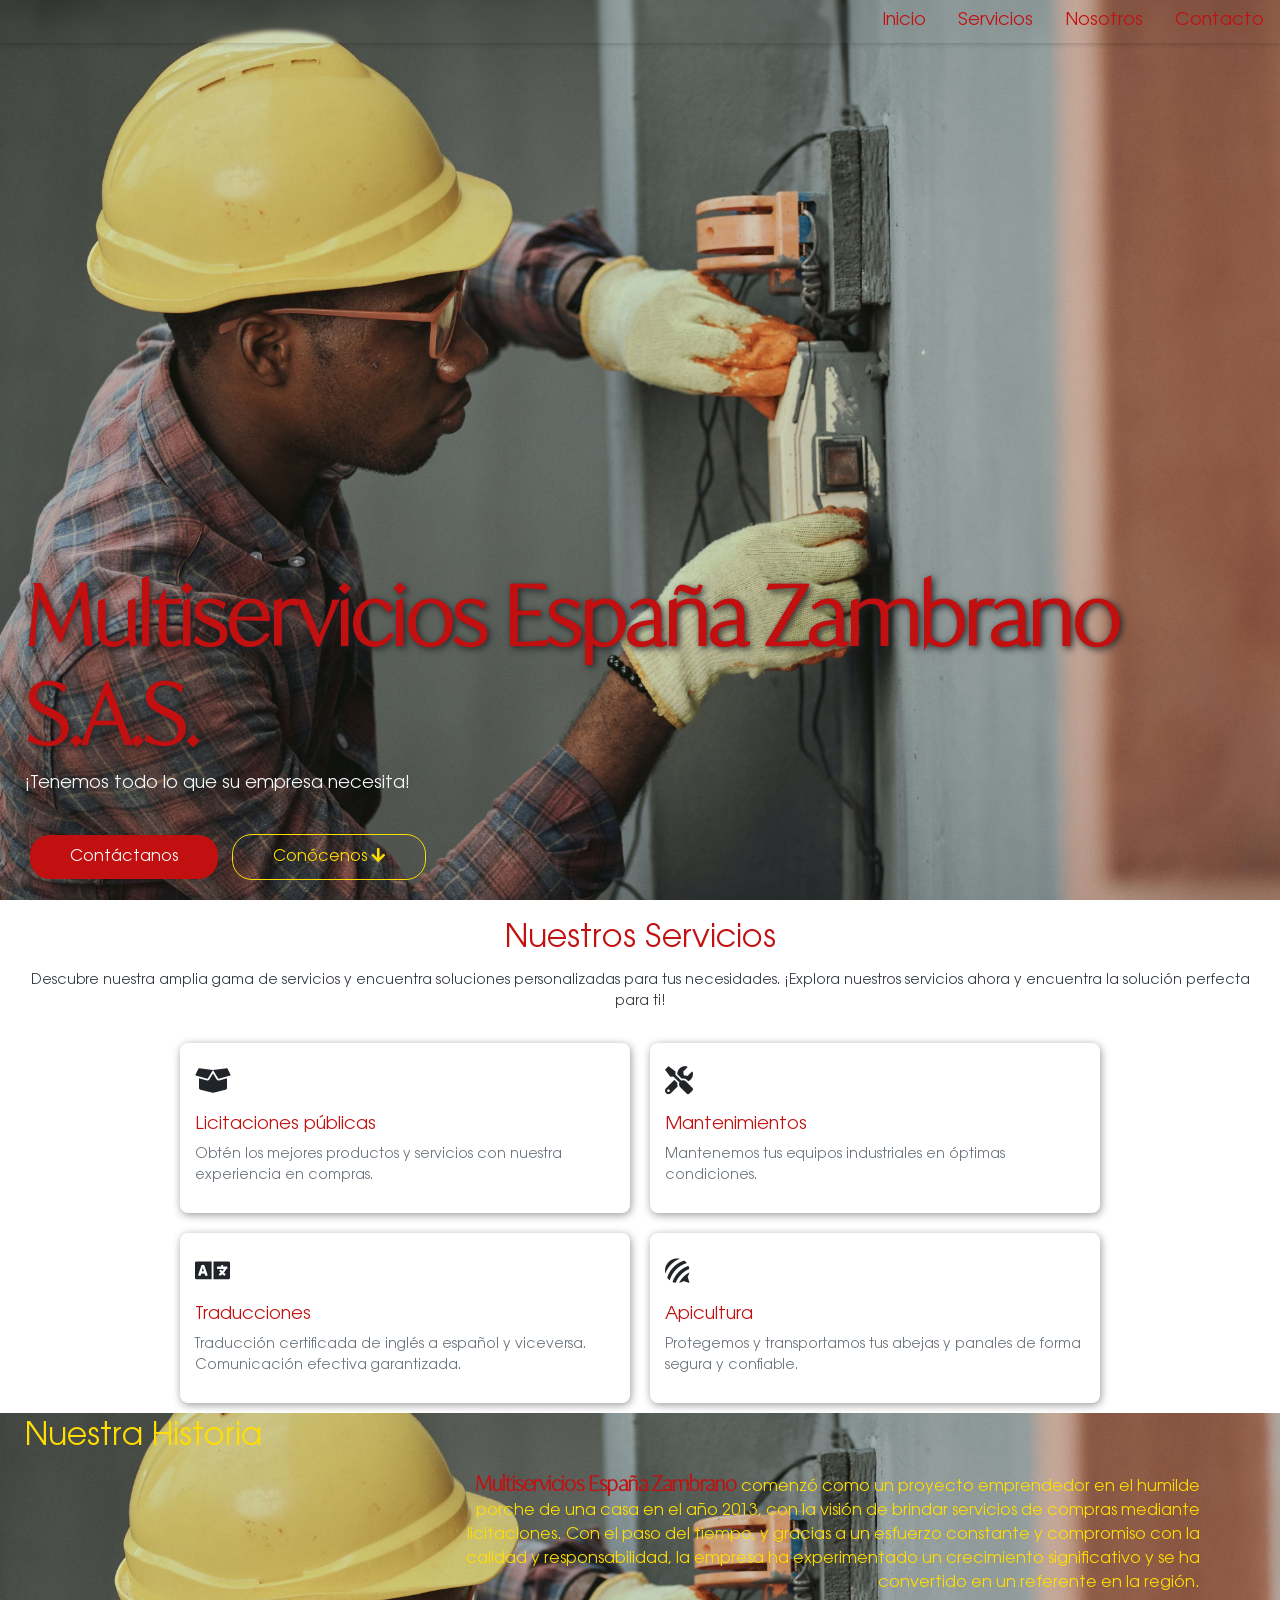
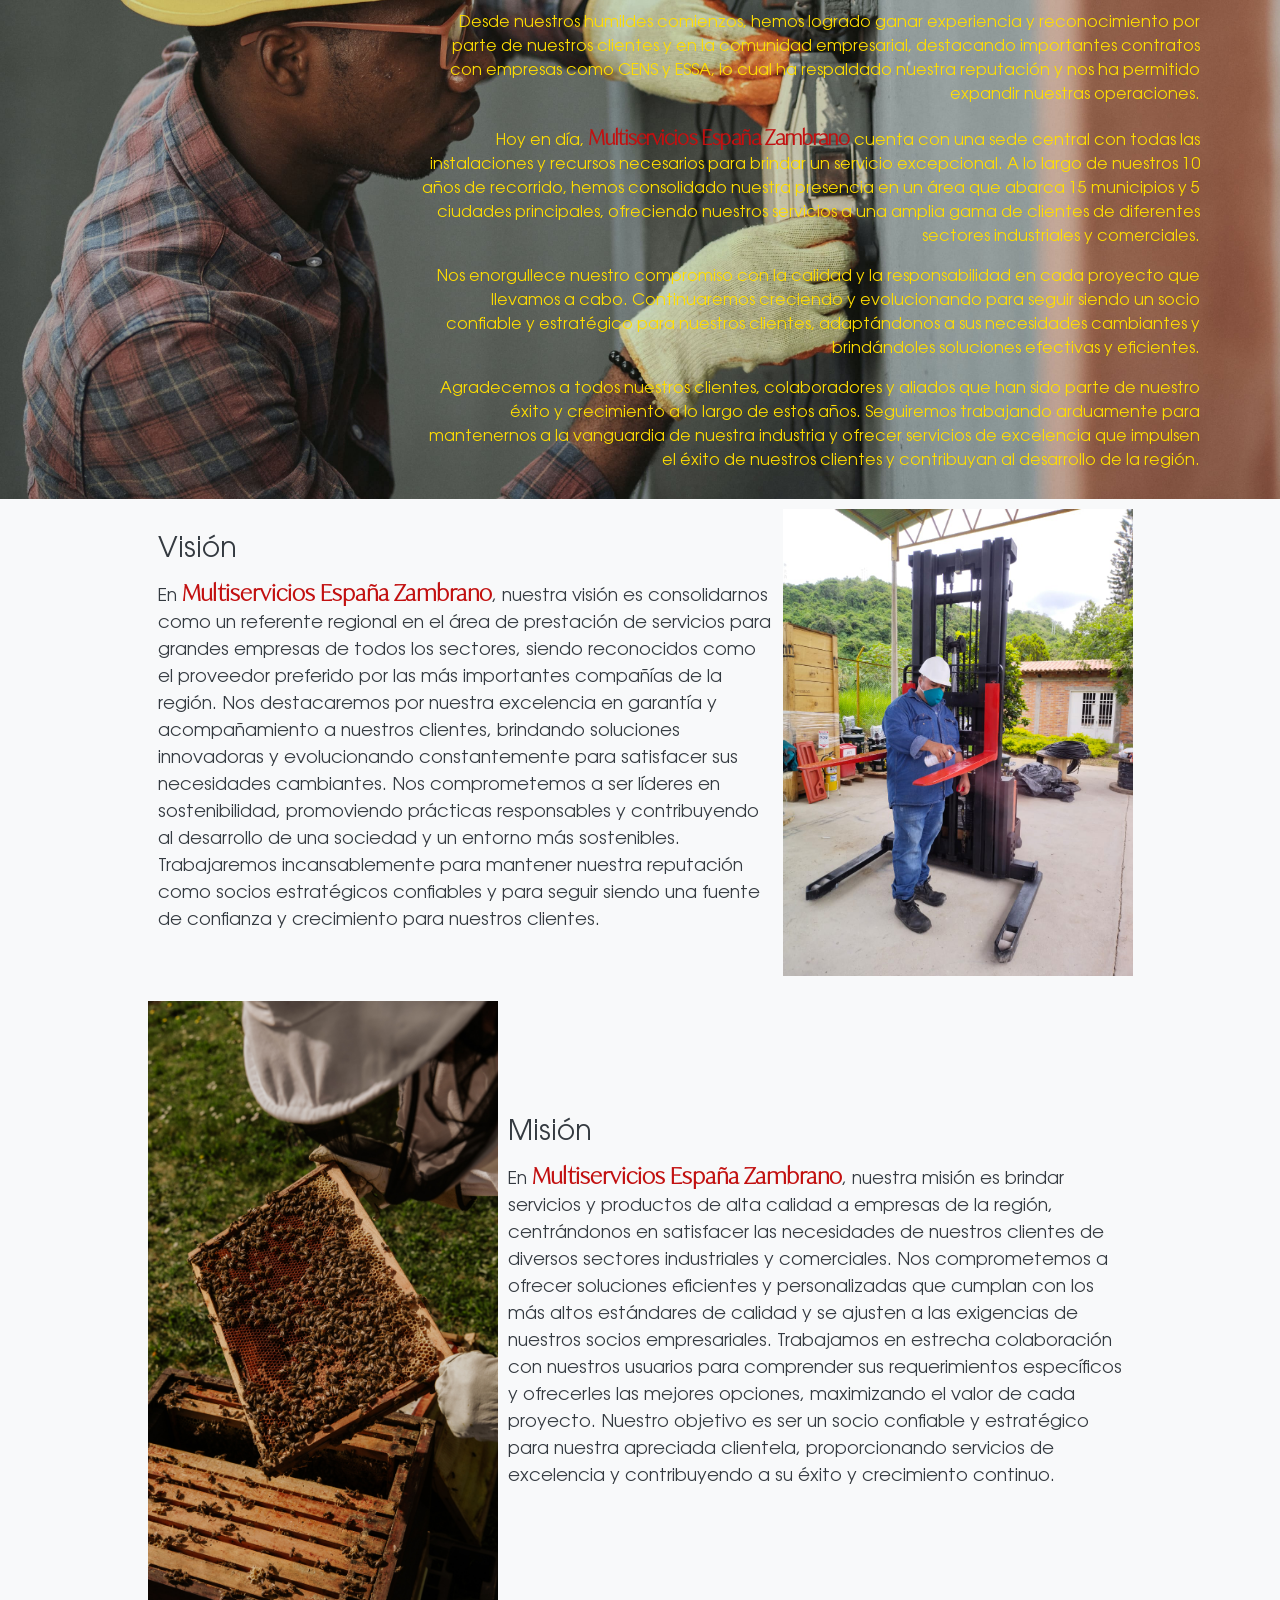
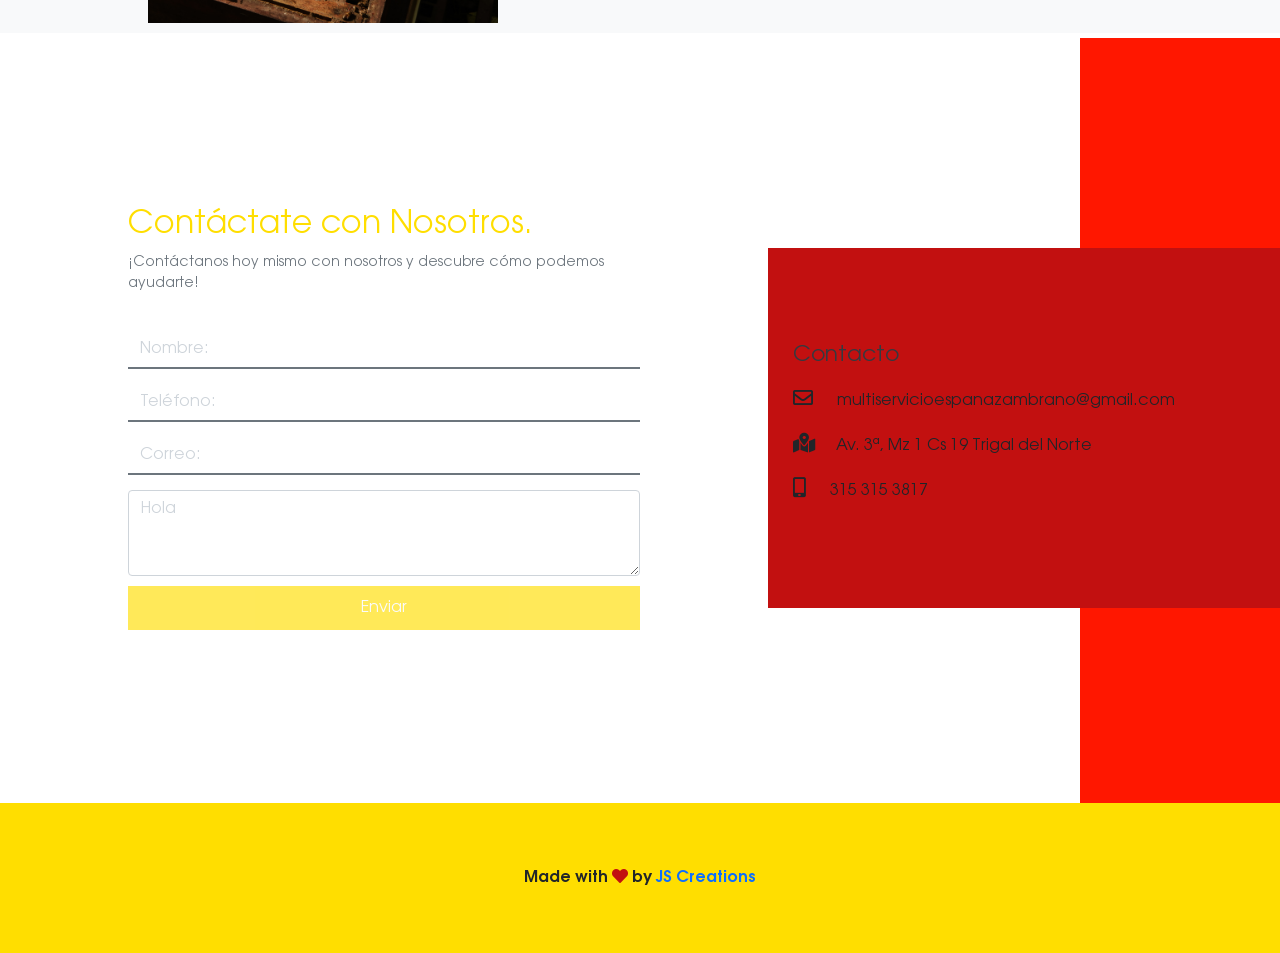
<file: index.html>
<!DOCTYPE html>
<html lang="es">

<head>
    <meta charset="UTF-8" />
    <meta http-equiv="X-UA-Compatible" content="IE=edge" />
    <meta name="viewport" content="width=device-width, initial-scale=1.0" />
    <link rel="stylesheet" href="./css/main.css">
    <link rel="stylesheet" href="./fonts/css/all.min.css">
    <link rel="stylesheet" href="./fonts/font/stylesheet.css">
    <link rel="stylesheet" href="./fonts/Ivy_font/style.css">
    <link rel="stylesheet" href="./bootstrap/css/bootstrap.min.css">
    <script src="https://cdn.jsdelivr.net/npm/bootstrap@5.2.3/dist/js/bootstrap.bundle.min.js"></script>
    <title>Multiservicios España Zambrano</title>
</head>

<body>
    <main>
        <header id="header" class="header-container">
            <nav class="menu-container">
                <ul class="nav justify-content-end">
                    <li class="nav-item"><a href="#" class="nav-link">Inicio</a></li>
                    <li class="nav-item"><a href="#servicios" class="nav-link">Servicios</a></li>
                    <li class="nav-item"><a href="#nosotros" class="nav-link">Nosotros</a></li>
                    <li class="nav-item"><a href="#contacto" class="nav-link">Contacto</a></li>
                </ul>
            </nav>
            <div class="icon-menu" id="iconMenu" onclick="showMenu()"><i class="fas fa-hamburger"></i></div>
            <div class="mobile-menu" id="menu-mobile">
                <ul class="nav nav-mobile">
                    <li class="nav-item"><a href="#" class="nav-link" onclick="showMenu()">Inicio</a></li>
                    <li class="nav-item"><a href="#servicios" class="nav-link" onclick="showMenu()">Servicios</a></li>
                    <li class="nav-item"><a href="#nosotros" class="nav-link" onclick="showMenu()">Nosotros</a></li>
                    <li class="nav-item"><a href="#contacto" class="nav-link" onclick="showMenu()">Contacto</a></li>
                </ul>
                <div class="close-icon" id="close-icon" onclick="showMenu()"><i class="fas fa-times"></i></div>
            </div>
            <div class="slogan-container">
                <h1>Multiservicios España Zambrano S.A.S.</h1>
                <p>¡Tenemos todo lo que su empresa necesita!</p>
                <div class="btn-header">
                    <button class="btn btn-primary btn-contratar">Contáctanos</button>
                    <button class="btn btn-outline-primary btn-more">Conócenos
                        <i class="fas fa-arrow-down"></i></button>
                </div>
            </div>
        </header>
        <section class="servicios-container" id="servicios">
            <div class="servicios-title-container">
                <h3>Nuestros Servicios</h3>
                <p>Descubre nuestra amplia gama de servicios y encuentra soluciones personalizadas para tus
                    necesidades. ¡Explora nuestros servicios ahora y encuentra la solución perfecta para ti!</p>
            </div>
            <div class="servicios-cards-container">
                <div class="servicios-card">
                    <div class="servicios-card-icon"><i class="fas fa-box-open"></i></div>
                    <h5>Licitaciones públicas</h5>
                    <p>Obtén los mejores productos y servicios con nuestra experiencia en compras.</p>
                    <div class="fondo-animado-card">
                        <button type="button" class=" open-modal" data-bs-toggle="modal"
                            data-bs-target="#modal-licitacion">
                            ¡Saber más...!
                        </button>
                    </div>
                    <div class="modal" id="modal-licitacion">
                        <div class="modal-dialog modal-dialog-centered modal-lg">
                            <div class="modal-content">
                                <div class="modal-body">
                                    <p class="modal-body-text">En <span class="brand">MEZ</span>, nos especializamos en
                                        la elaboración de compras en
                                        licitaciones
                                        públicas de
                                        todo tipo de implementos. Contamos con una amplia experiencia en compras
                                        nacionales
                                        e internacionales, lo que nos permite ofrecerte una amplia gama de opciones y
                                        soluciones. Además,
                                        tenemos permisos para comprar material biológico y químico, lo que nos permite
                                        cumplir con los
                                        requisitos de las licitaciones públicas más exigentes. Con varios años de
                                        experiencia en el
                                        mercado, ofrecemos el mejor acompañamiento y asesoramiento antes, durante y
                                        después
                                        de la compra. ¡Contáctanos hoy mismo para obtener más información y descubre
                                        cómo
                                        podemos
                                        ayudarte a obtener los mejores resultados en tus licitaciones públicas!.</p>
                                    <div class="close-modal" data-bs-dismiss="modal"><i class="fas fa-times"></i></div>
                                </div>
                            </div>
                        </div>
                    </div>
                </div>
                <div class="servicios-card">
                    <div class="servicios-card-icon"><i class="fas fa-tools"></i></div>
                    <h5>Mantenimientos</h5>
                    <p> Mantenemos tus equipos industriales en óptimas condiciones.</p>
                    <div class="modal" id="modal-mantenimiento">
                        <div class="modal-dialog modal-dialog-centered modal-lg">
                            <div class="modal-content">
                                <div class="modal-body">
                                    <p class="modal-body-text">En <span class="brand">MEZ</span>, ofrecemos un amplio
                                        servicio de mantenimiento de maquinarias
                                        industriales,
                                        incluyendo montacargas, cuentacables, balanzas de alta capacidad y muchos más.
                                        Con varios años
                                        de experiencia en el mercado, nuestro equipo de profesionales altamente
                                        capacitados y
                                        experimentados está aquí para garantizar que tus maquinarias funcionen de manera
                                        óptima, en todo
                                        momento. Además, ofrecemos nuestros servicios en zonas rurales y en cualquier
                                        lugar donde sean
                                        necesarios. Ya sea que necesites mantenimiento preventivo, correctivo o
                                        predictivo, estamos aquí
                                        para ayudarte a mantener tus maquinarias en las mejores condiciones posibles.
                                        ¡Contáctanos hoy
                                        mismo para obtener más información y descubre cómo podemos ayudarte a maximizar
                                        la vida útil de
                                        tus equipos industriales!</p>
                                    <div class="close-modal" data-bs-dismiss="modal"><i class="fas fa-times"></i></div>
                                </div>
                            </div>
                        </div>
                    </div>
                    <div class="fondo-animado-card">
                        <button type="button" class="open-modal" data-bs-toggle="modal"
                            data-bs-target="#modal-mantenimiento">
                            ¡Saber más...!
                        </button>
                    </div>
                </div>
                <div class="servicios-card">
                    <div class="servicios-card-icon"><i class="fas fa-language"></i></div>
                    <h5>Traducciones</h5>
                    <p>Traducción certificada de inglés a español y viceversa. Comunicación efectiva garantizada.</p>
                    <div class="modal" id="modal-plantas">
                        <div class="modal-dialog modal-dialog-centered modal-lg">
                            <div class="modal-content">
                                <div class="modal-body">
                                    <p class="modal-body-text">En <span class="brand">MEZ</span>, contamos con más de 4
                                        años de experiencia en el campo, ofrecemos servicios de traducción
                                        completos y confiables de inglés a español y viceversa. Nos enorgullece brindar
                                        tiempos de entrega rápidos sin comprometer la calidad, asegurando que tus
                                        documentos se traduzcan de manera precisa y oportuna. Además, nuestro compromiso
                                        no termina con la entrega de la traducción, ya que brindamos asesoramiento
                                        posterior para cualquier consulta o ajuste que puedas necesitar. Puedes confiar
                                        en nuestro servicio garantizado para satisfacer todas tus necesidades de
                                        traducción con excelencia y profesionalismo.</p>
                                    <div class="close-modal" data-bs-dismiss="modal"><i class="fas fa-times"></i></div>
                                </div>
                            </div>
                        </div>
                    </div>
                    <div class="fondo-animado-card">
                        <button type="button" class=" open-modal" data-bs-toggle="modal"
                            data-bs-target="#modal-plantas">
                            ¡Saber más...!
                        </button>
                    </div>
                </div>
                <div class="servicios-card">
                    <div class="servicios-card-icon"><i class="fab fa-forumbee"></i></div>
                    <h5>Apicultura</h5>
                    <p>Protegemos y transportamos tus abejas y panales de forma segura y confiable.</p>
                    <div class="modal" id="modal-apicultura">
                        <div class="modal-dialog modal-dialog-centered modal-lg">
                            <div class="modal-content">
                                <div class="modal-body">
                                    <p class="modal-body-text">En <span class="brand">MEZ</span>, también ofrecemos
                                        servicios de apicultura. Contamos con un equipo de
                                        expertos que se
                                        dedica a recolectar abejas y panales para movilizarlos y asegurarse de que se
                                        mantengan en un
                                        ambiente seguro y protegido. Ya sea que necesites la recolección de abejas y
                                        panales de un lugar
                                        específico o simplemente necesites ayuda para proteger y mantener una colonia de
                                        abejas, nuestro
                                        equipo está aquí para ayudarte. Nos aseguramos de que todas las abejas sean
                                        tratadas con cuidado
                                        y respeto, y garantizamos la seguridad y protección de las mismas durante todo
                                        el proceso de
                                        recolección y transporte. ¡Contáctanos hoy mismo para obtener más información
                                        sobre nuestros
                                        servicios de apicultura y descubre cómo podemos ayudarte a proteger a estas
                                        importantes
                                        polinizadoras!</p>
                                    <div class="close-modal" data-bs-dismiss="modal"><i class="fas fa-times"></i></div>
                                </div>
                            </div>
                        </div>
                    </div>
                    <div class="fondo-animado-card">
                        <button type="button" class=" open-modal" data-bs-toggle="modal"
                            data-bs-target="#modal-apicultura">
                            ¡Saber más...!
                        </button>
                    </div>
                </div>
            </div>
        </section>
        <section class="about-container" id="nosotros">
            <div class="about-history-container">
                <h3>Nuestra Historia</h3>
                <div class="about-history">
                    <p><span class="brand">Multiservicios España Zambrano</span> comenzó como un proyecto emprendedor en
                        el
                        humilde porche de una casa en el año 2013, con la visión de
                        brindar servicios de compras mediante licitaciones. Con el paso del tiempo, y gracias a un
                        esfuerzo
                        constante y compromiso con la calidad y responsabilidad, la empresa ha experimentado un
                        crecimiento
                        significativo y se
                        ha convertido en un referente en la región.</p>
                    <p>Desde nuestros humildes comienzos, hemos logrado ganar experiencia y reconocimiento por parte de
                        nuestros clientes y en la comunidad empresarial, destacando importantes contratos con empresas
                        como
                        CENS y ESSA, lo cual ha respaldado nuestra reputación y nos ha permitido
                        expandir nuestras operaciones.</p>
                    <p>Hoy en día, <span class="brand">Multiservicios España Zambrano</span> cuenta con una sede central
                        con
                        todas las instalaciones y recursos necesarios para
                        brindar un servicio excepcional. A lo largo de nuestros 10 años de recorrido, hemos consolidado
                        nuestra presencia en un área que abarca 15 municipios y 5 ciudades principales, ofreciendo
                        nuestros
                        servicios a una amplia gama de clientes de diferentes sectores industriales y comerciales.</p>
                    <p>Nos enorgullece nuestro compromiso con la calidad y la responsabilidad en cada proyecto que
                        llevamos
                        a cabo. Continuaremos creciendo y evolucionando para seguir siendo un socio confiable y
                        estratégico
                        para nuestros clientes, adaptándonos a sus necesidades cambiantes y brindándoles soluciones
                        efectivas y eficientes.</p>
                    <p>Agradecemos a todos nuestros clientes, colaboradores y aliados que han sido parte de nuestro
                        éxito y
                        crecimiento a lo largo de estos años. Seguiremos trabajando arduamente para mantenernos a la
                        vanguardia de nuestra industria y ofrecer servicios de excelencia que impulsen el éxito de
                        nuestros
                        clientes y contribuyan al desarrollo de la región.</p>
                </div>
            </div>
            <div class="about-valores-container">
                <div class="forma-1"></div>
                <div class="about-valores-card">
                    <div class="about-valores-text">
                        <h5>Visión</h5>
                        <p>En <span class="brand">Multiservicios España Zambrano</span>, nuestra visión es consolidarnos
                            como un referente regional en el área de prestación de
                            servicios para grandes empresas de todos los sectores, siendo reconocidos como el proveedor
                            preferido por las más importantes compañías de la región. Nos destacaremos por nuestra
                            excelencia en garantía y acompañamiento a nuestros clientes, brindando soluciones
                            innovadoras y evolucionando constantemente para satisfacer sus necesidades cambiantes. Nos
                            comprometemos a ser líderes en sostenibilidad, promoviendo prácticas responsables y
                            contribuyendo al desarrollo de una sociedad y un entorno más sostenibles. Trabajaremos
                            incansablemente para mantener nuestra reputación como socios estratégicos confiables y para
                            seguir siendo una fuente de confianza y crecimiento para nuestros clientes.</p>
                    </div>
                    <div class="about-valores-img">
                        <img src="./assets/Editar/1.jpg" alt="Visión" class="img-fluid float-end">
                    </div>
                </div>
                <div class="about-valores-card">
                    <div class="about-valores-img">
                        <img src="./assets/abejas.jpg" alt="Misión" class="img-fluid">
                    </div>
                    <div class="about-valores-text">
                        <h5>Misión</h5>
                        <p>En <span class="brand">Multiservicios España Zambrano</span>, nuestra misión es brindar
                            servicios y productos de alta
                            calidad a empresas de la región, centrándonos en satisfacer las necesidades de nuestros
                            clientes de diversos sectores industriales y comerciales. Nos comprometemos a ofrecer
                            soluciones eficientes y personalizadas que cumplan con los más altos estándares de calidad y
                            se ajusten a las exigencias de nuestros socios empresariales. Trabajamos en estrecha
                            colaboración con nuestros usuarios para comprender sus requerimientos específicos y
                            ofrecerles las mejores opciones, maximizando el valor de cada proyecto. Nuestro objetivo es
                            ser un socio confiable y estratégico para nuestra apreciada clientela, proporcionando
                            servicios de excelencia y contribuyendo a su éxito y crecimiento continuo.</p>
                    </div>
                </div>
            </div>
        </section>
        <section class="contacto-container" id="contacto">
            <div class="contacto-form">
                <h3>Contáctate con Nosotros.</h3>
                <p>¡Contáctanos hoy mismo con nosotros y descubre cómo podemos ayudarte!</p>
                <form action="./php/correo.php" method="post">
                    <input type="text" class="form-control" placeholder="Nombre:" required>
                    <input type="text" class="form-control" placeholder="Teléfono:" required>
                    <input type="text" class="form-control" placeholder="Correo:" required>
                    <textarea name="mensaje" id="" cols="5" rows="3" placeholder="Hola" class="form-control"></textarea>
                    <button type="submit" value="Enviar" class="btn btn-primary disabled" id="btnEnviar">Enviar
                        <div class="tooltip-disabled">Oops! Por ahora esto está desactivado</div>
                    </button>

                </form>
            </div>
            <div class="contacto-info-container">
                <h5>Contacto</h5>
                <div class="contacto-info mail">
                    <a href="mailto:multiservicioespanazambrano@gmail.com"><i class="far fa-envelope"></i>
                        multiservicioespanazambrano@gmail.com</a>
                </div>
                <div class="contacto-info">
                    <a href="https://goo.gl/maps/TxcqbL2aFjWYT1Ko6?coh=178573&entry=tt" target="_blank"><i
                            class="fas fa-map-marked-alt"></i>Av. 3ª, Mz 1 Cs 19 Trigal del Norte</a>
                </div>
                <div class="contacto-info">
                    <a href="http://wa.me/573153113817?text=Quisiera%20más%20información" target="_blank"><i
                            class="fas fa-mobile-alt"></i>
                        315 315 3817</a>
                </div>
            </div>
            <div class="contacto-franja"></div>
        </section>
        <aside class="whap-float">
            <a href="http://wa.me/573153113817?text=Quisiera%20más%20información" target="_blank"><i
                    class="fab fa-whatsapp"></i></a>
        </aside>
        <footer class="d-flex justify-content-center align-items-center">
            <b>Made with <i class="fas fa-heart"></i> by <span class="text-primary"> JS
                    Creations</span></b>
        </footer>
        <script src="./js/main.js"></script>
    </main>
</body>

</html>
</file>
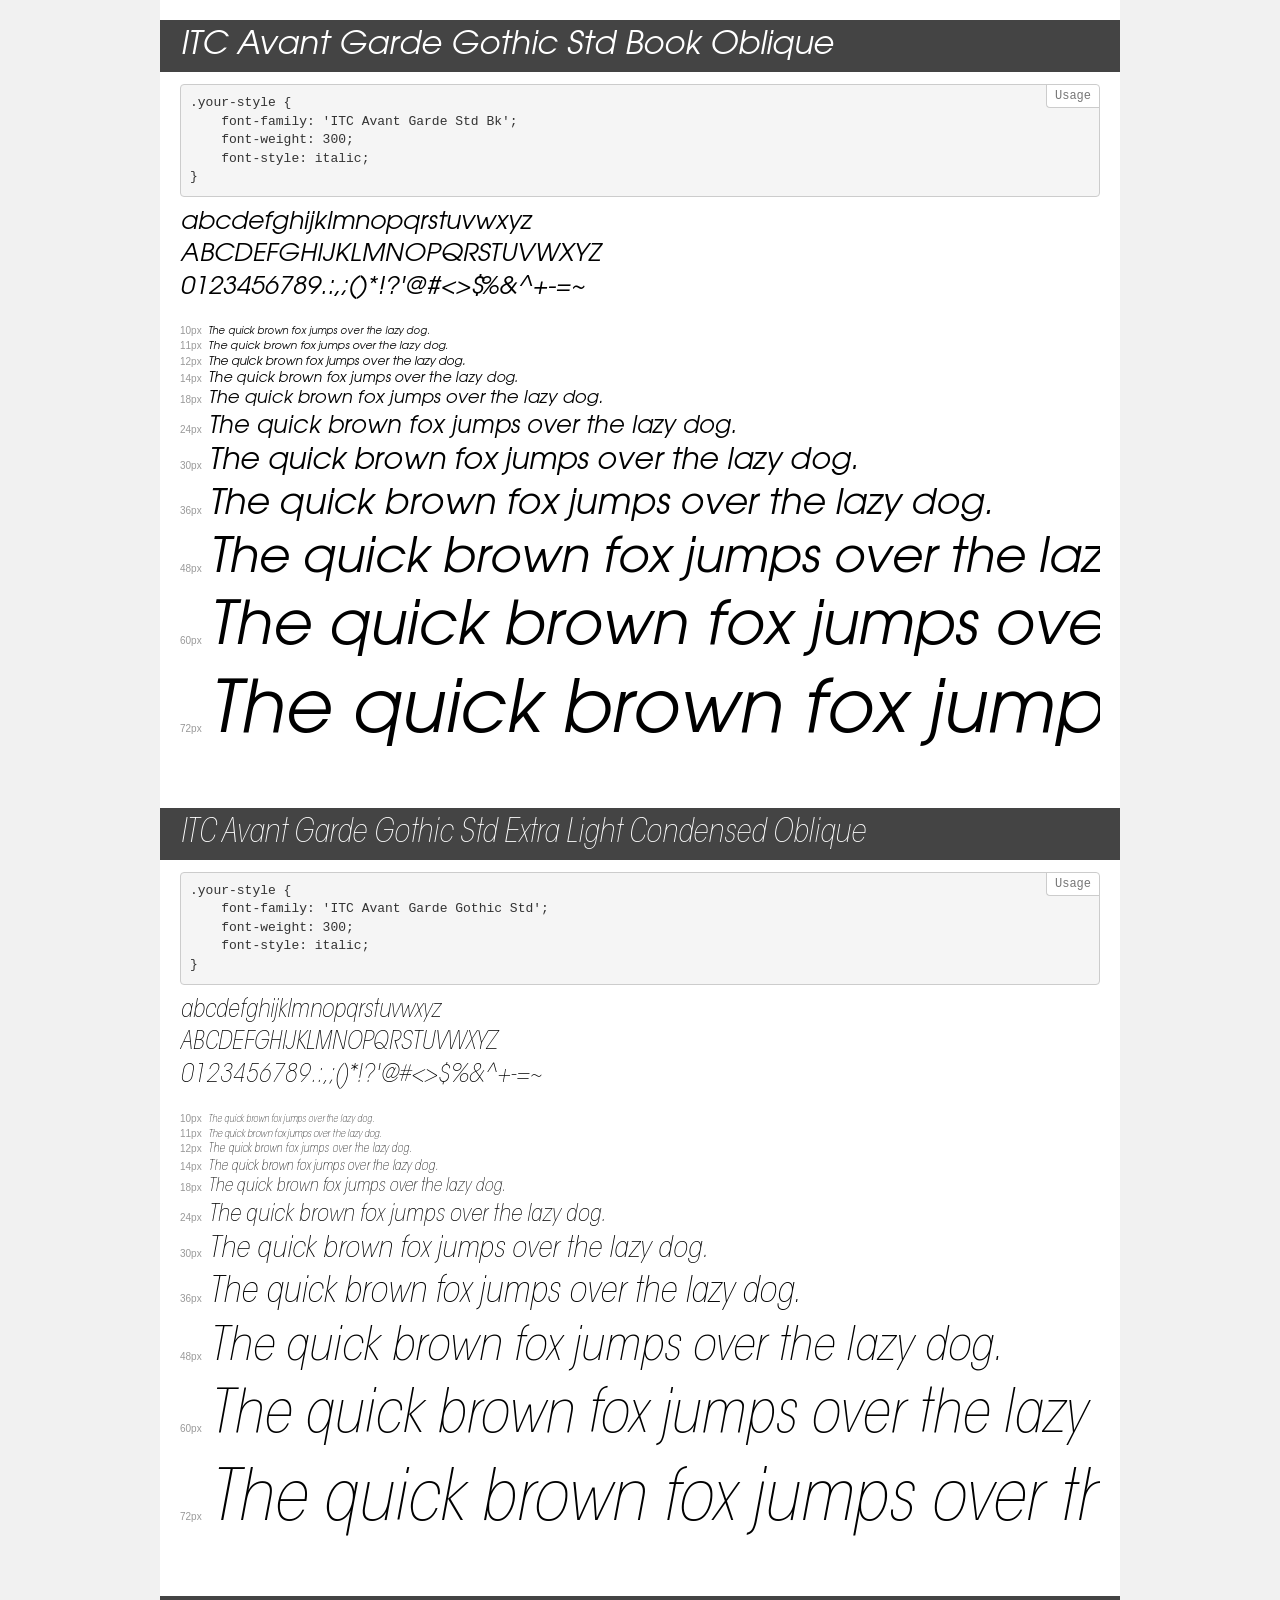
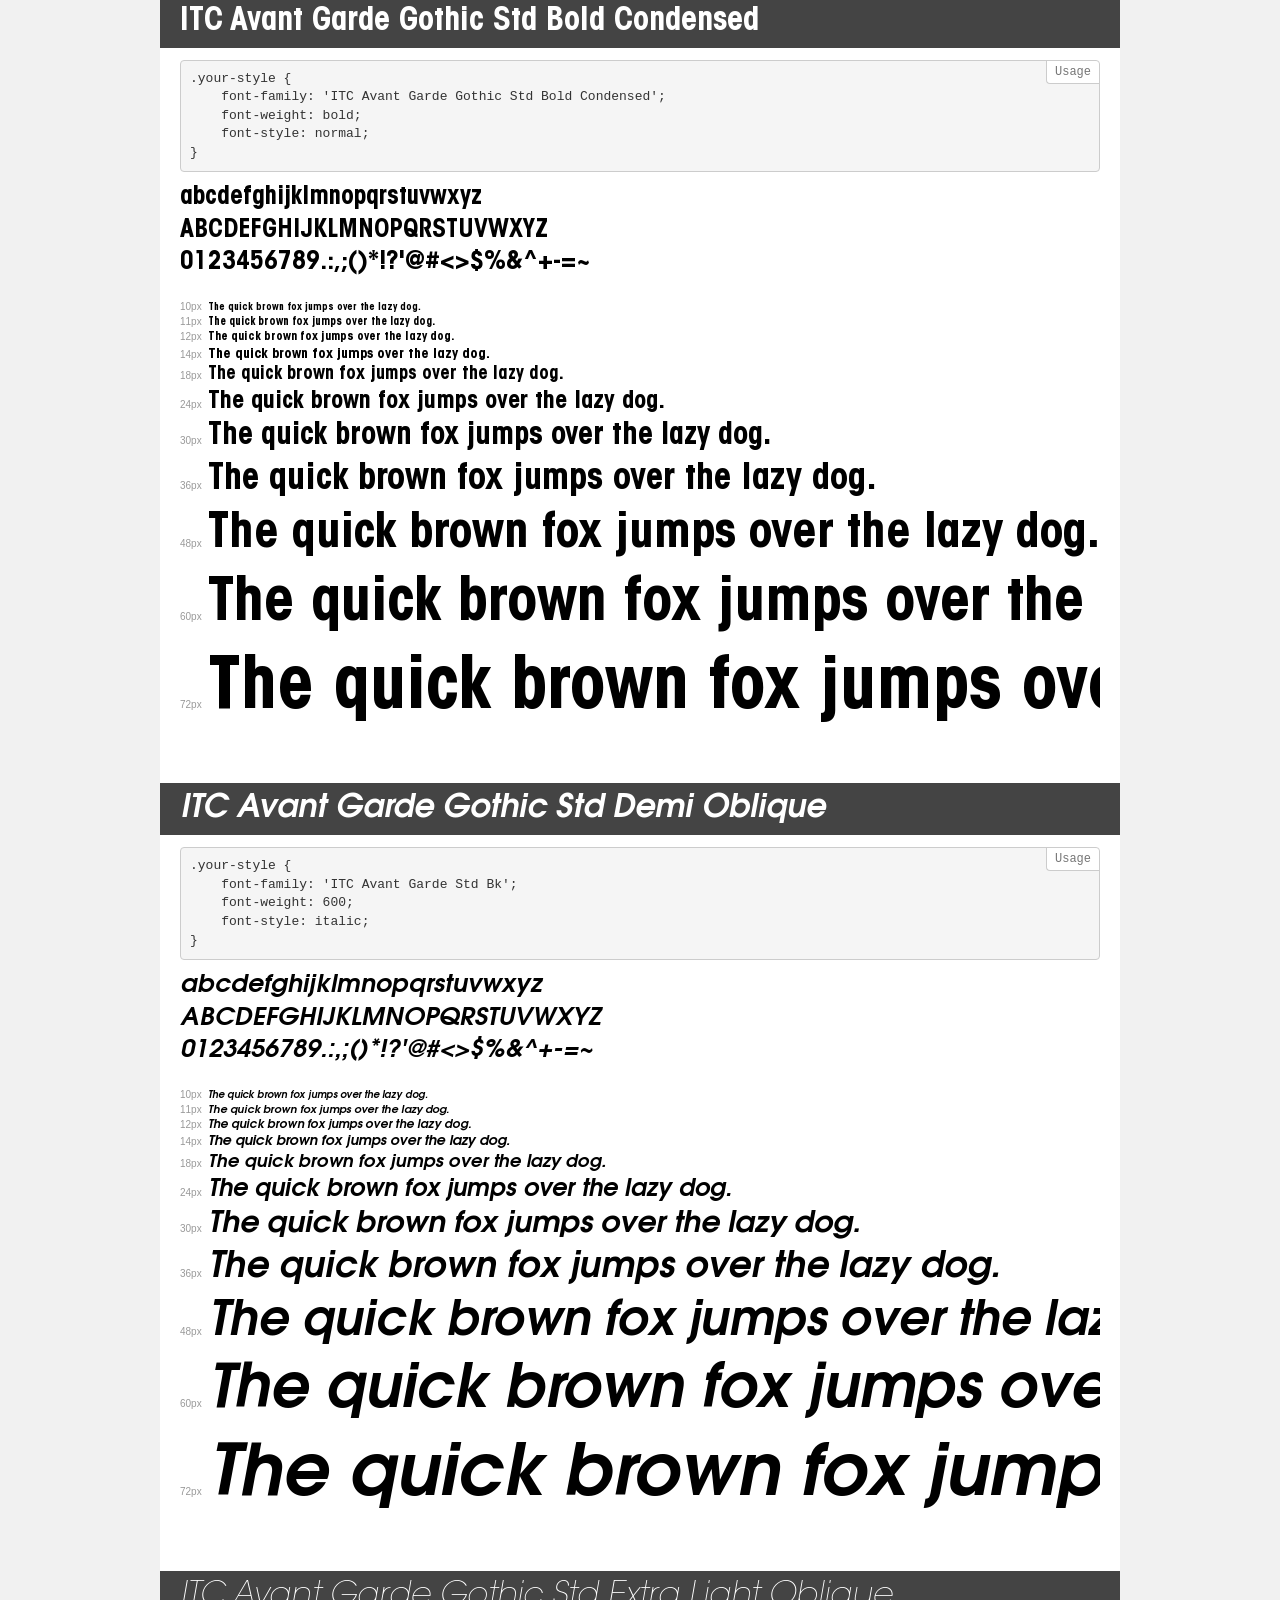
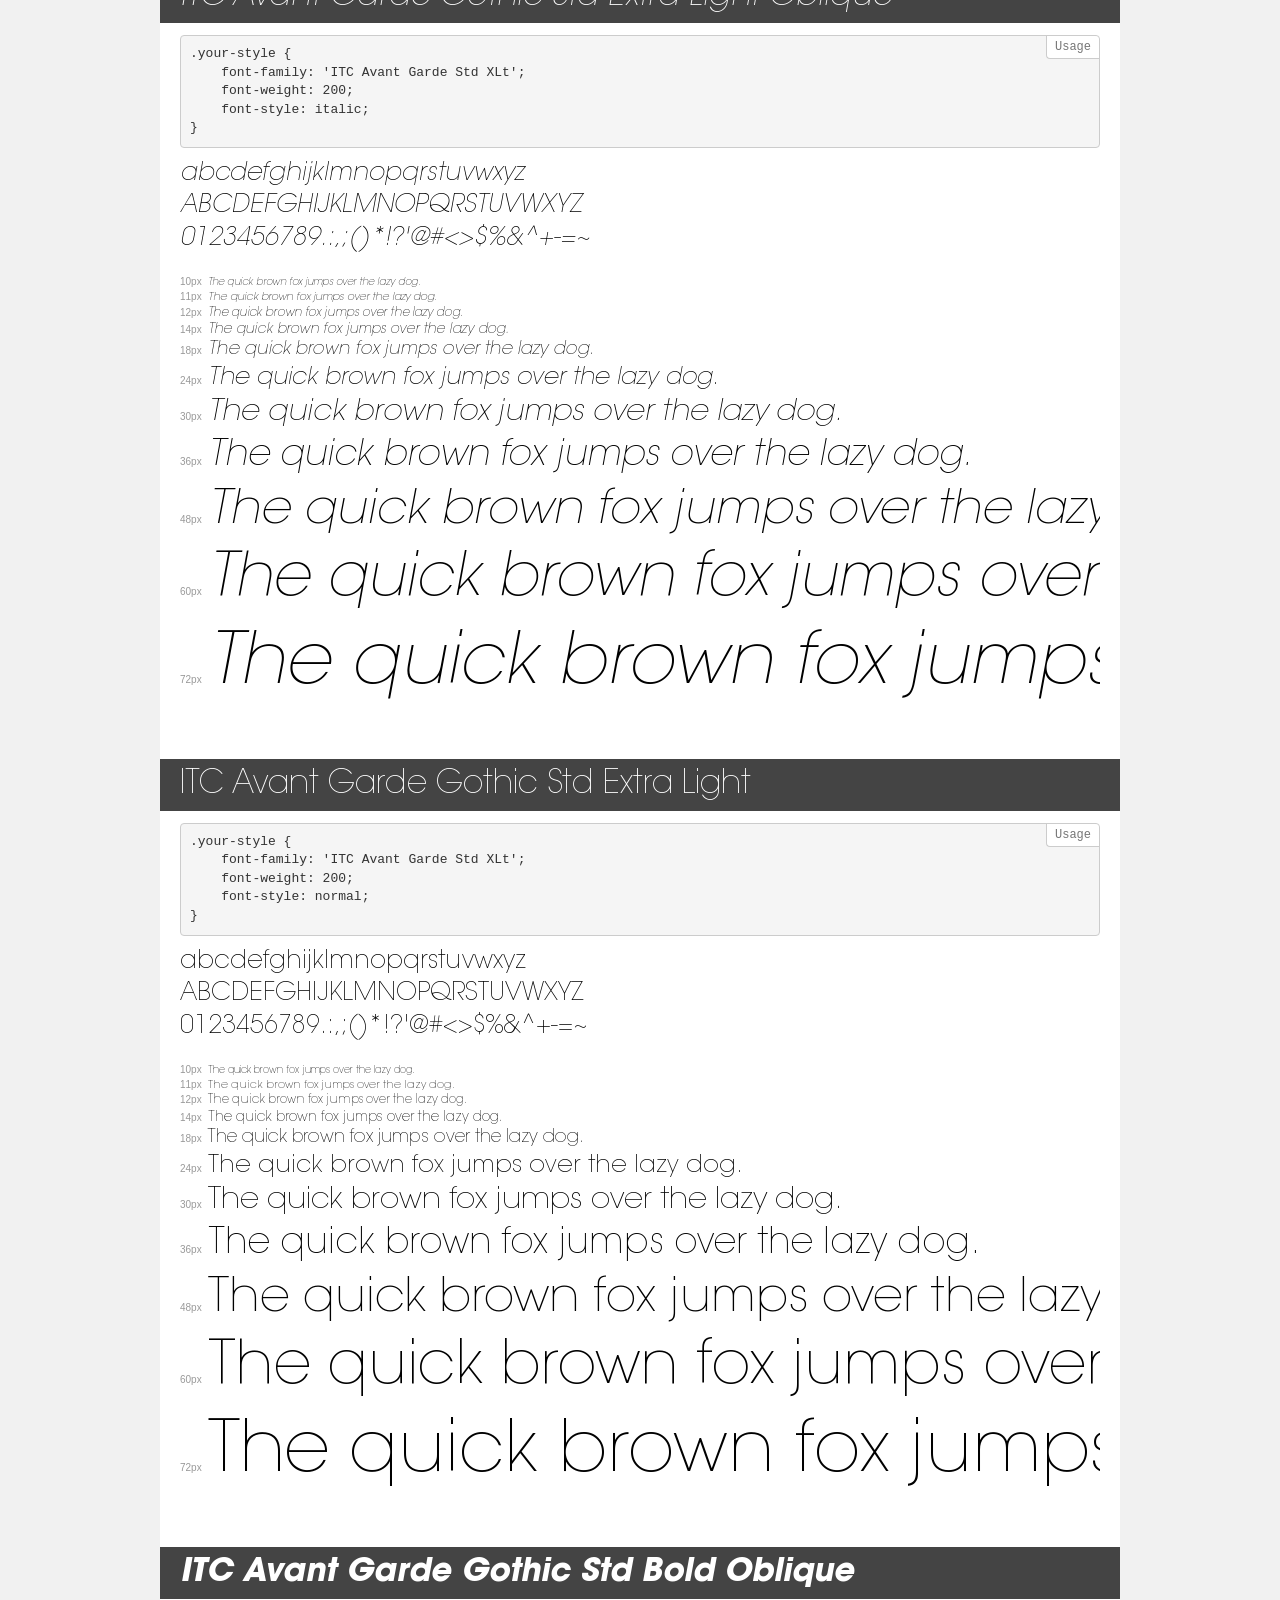
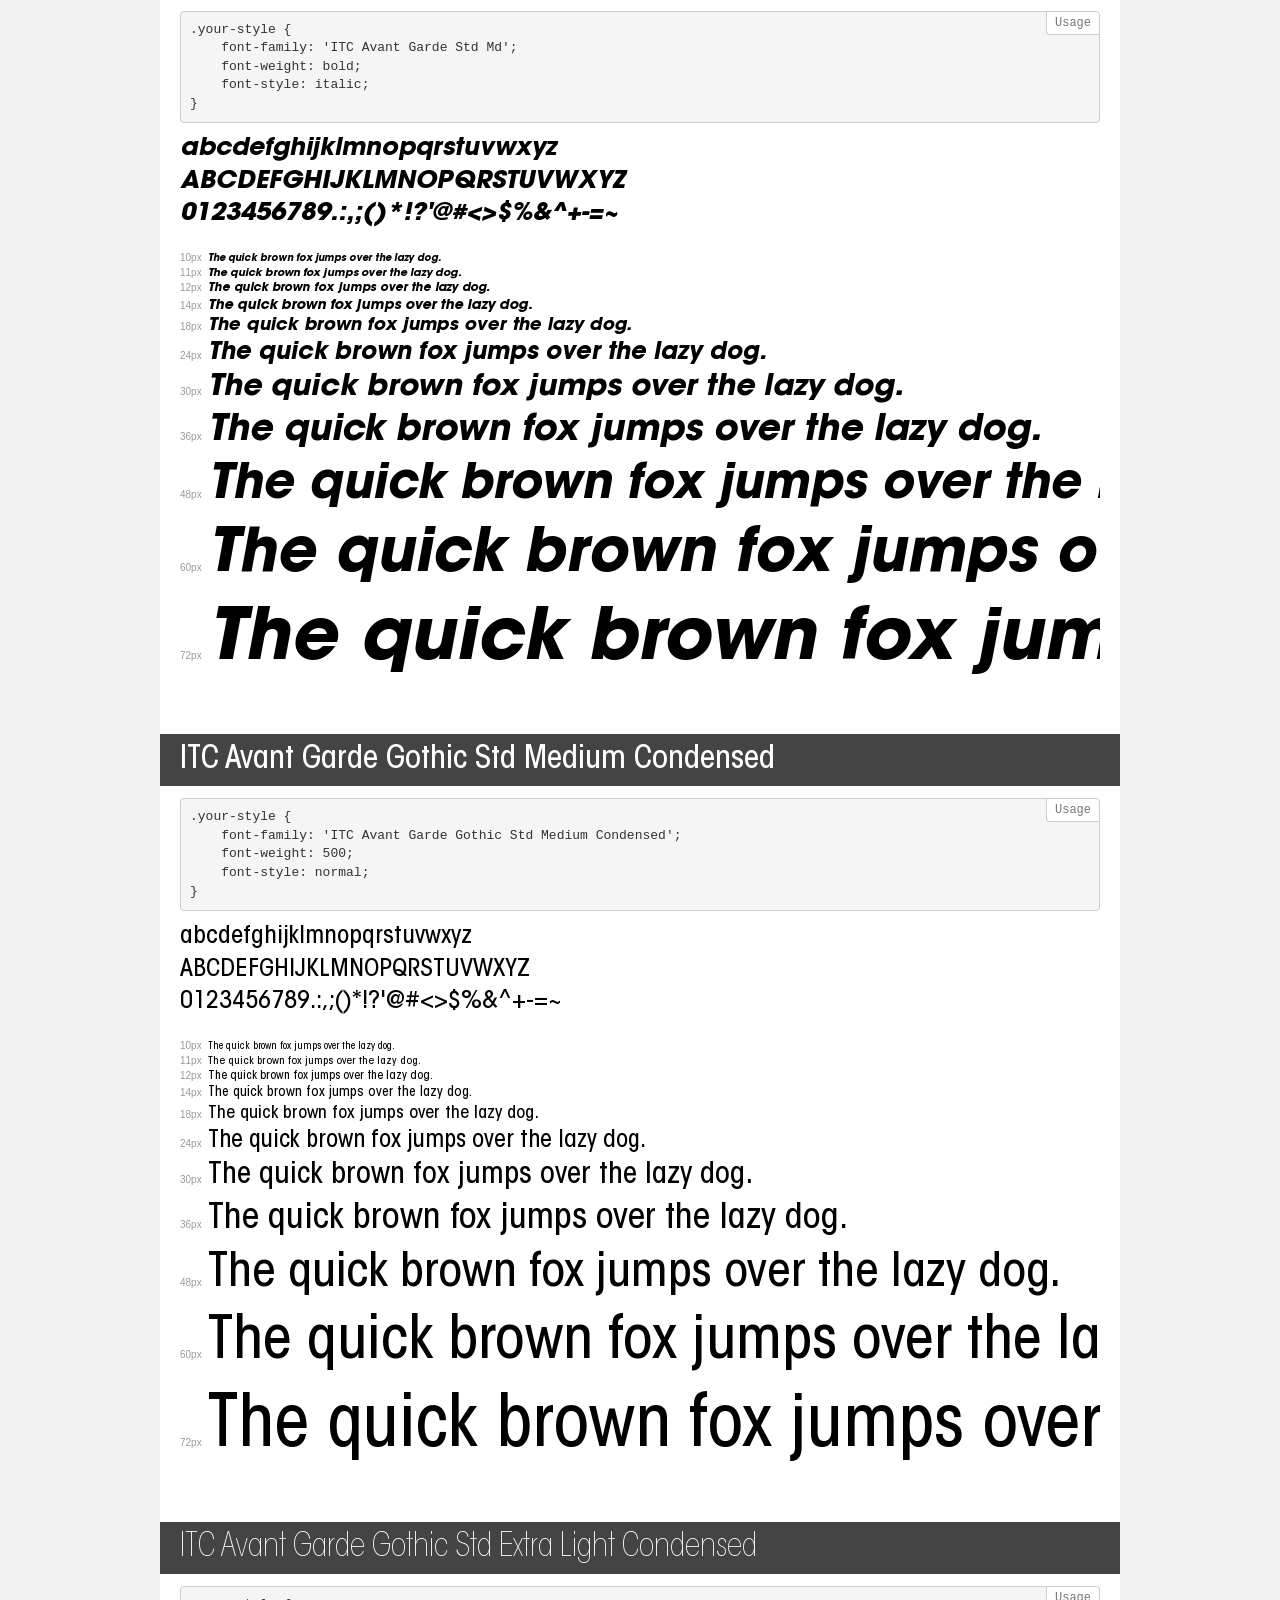
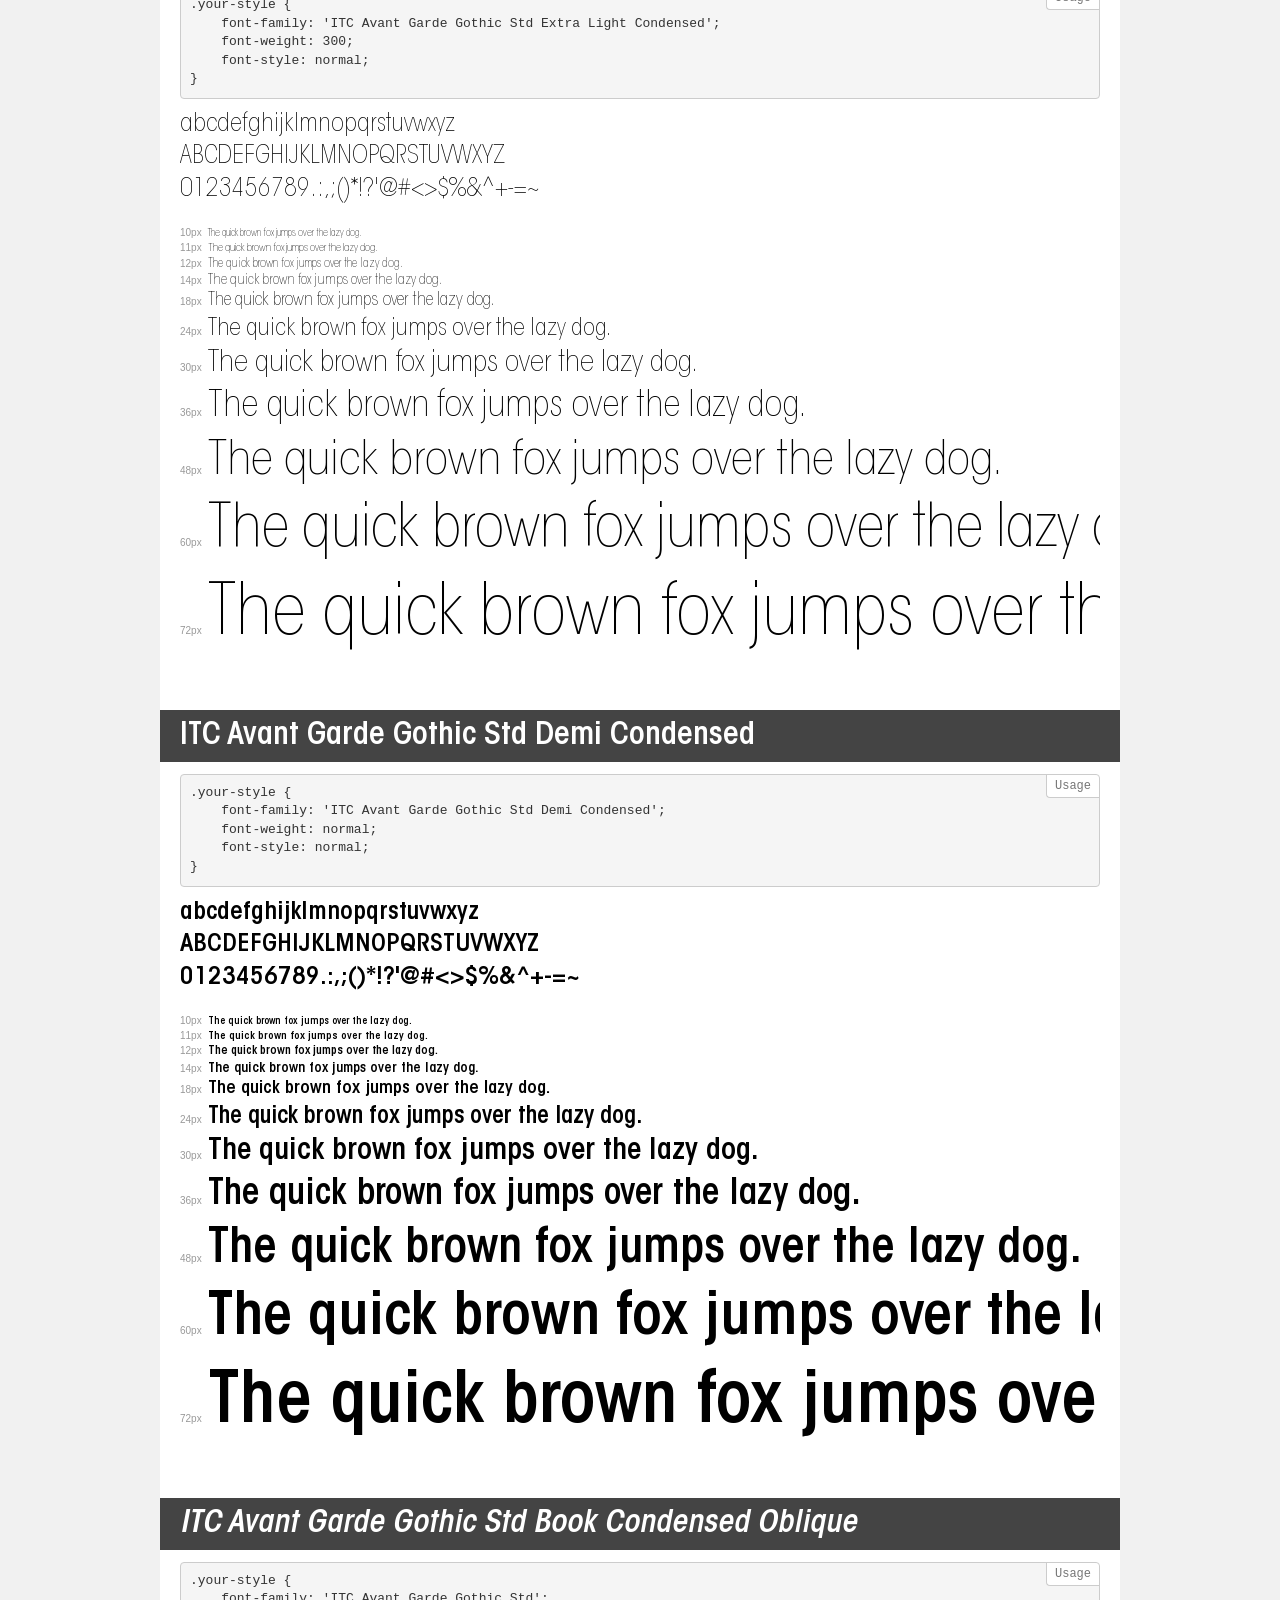
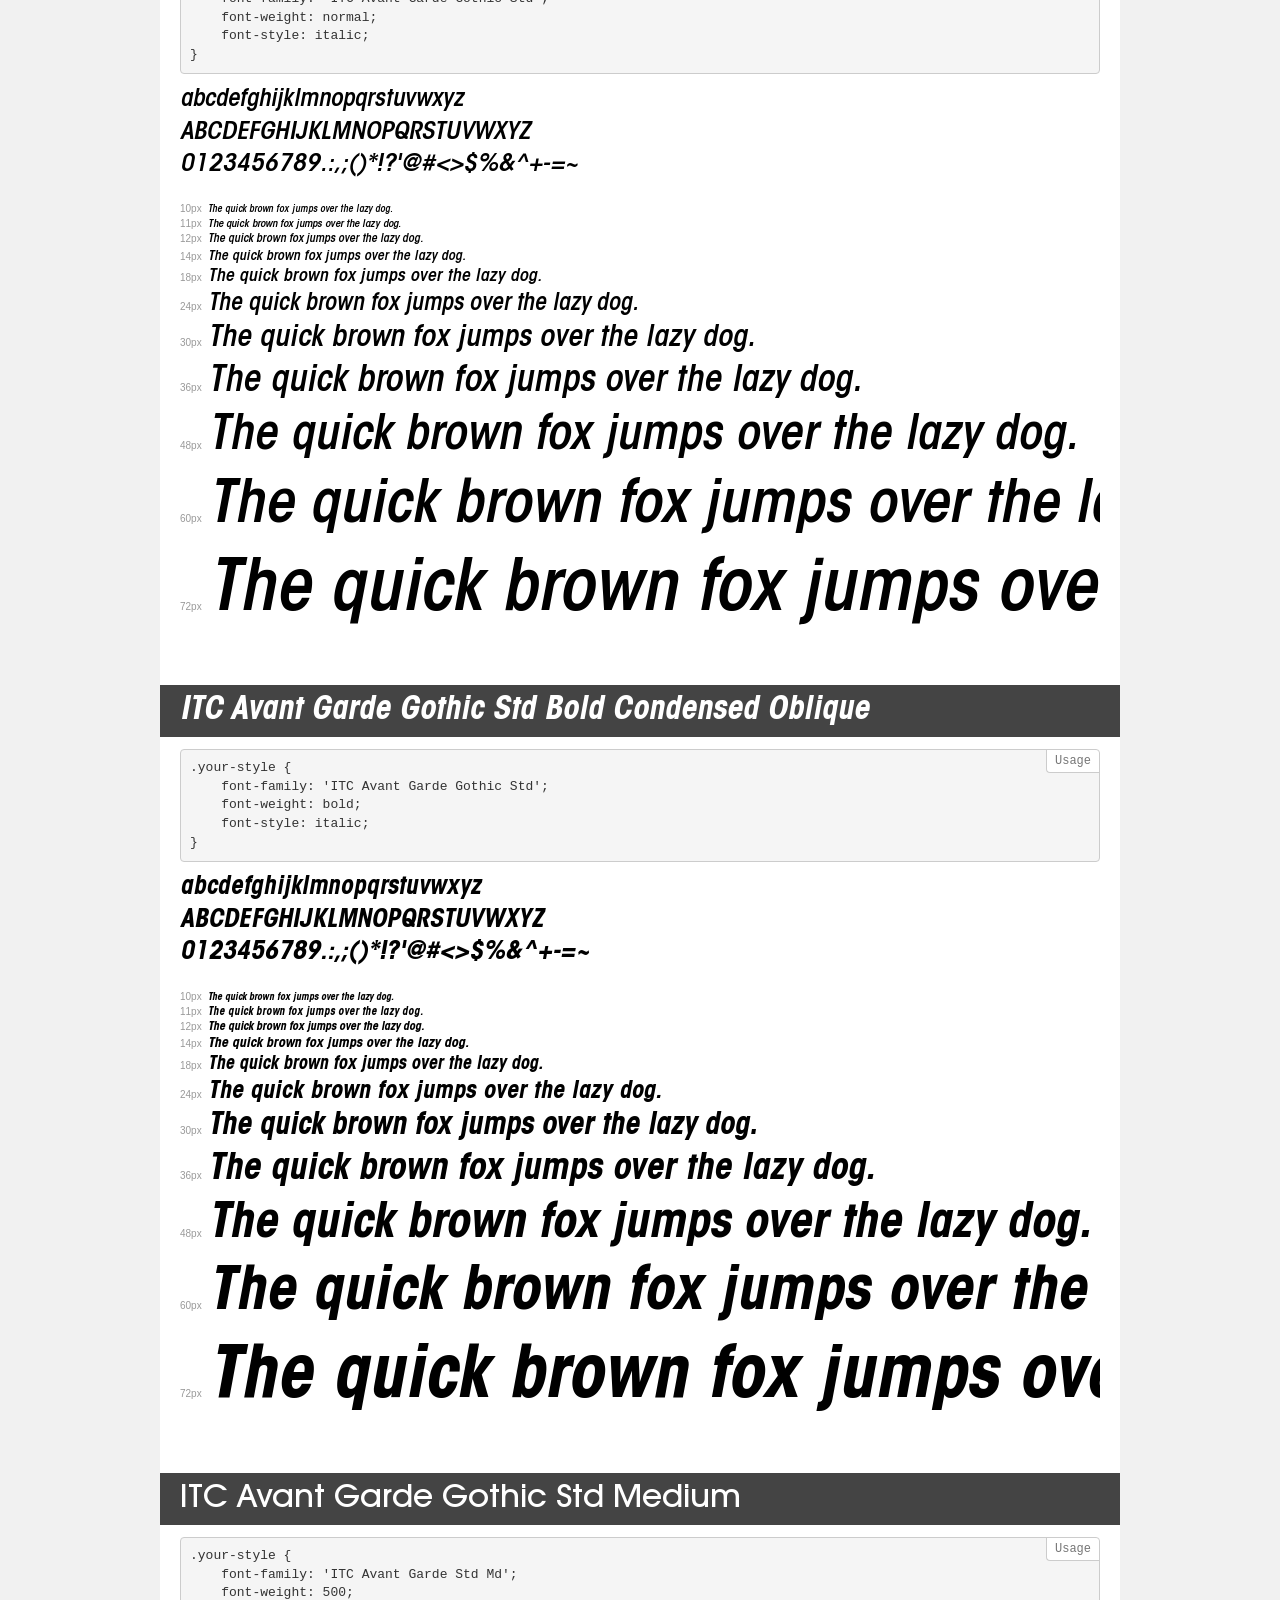
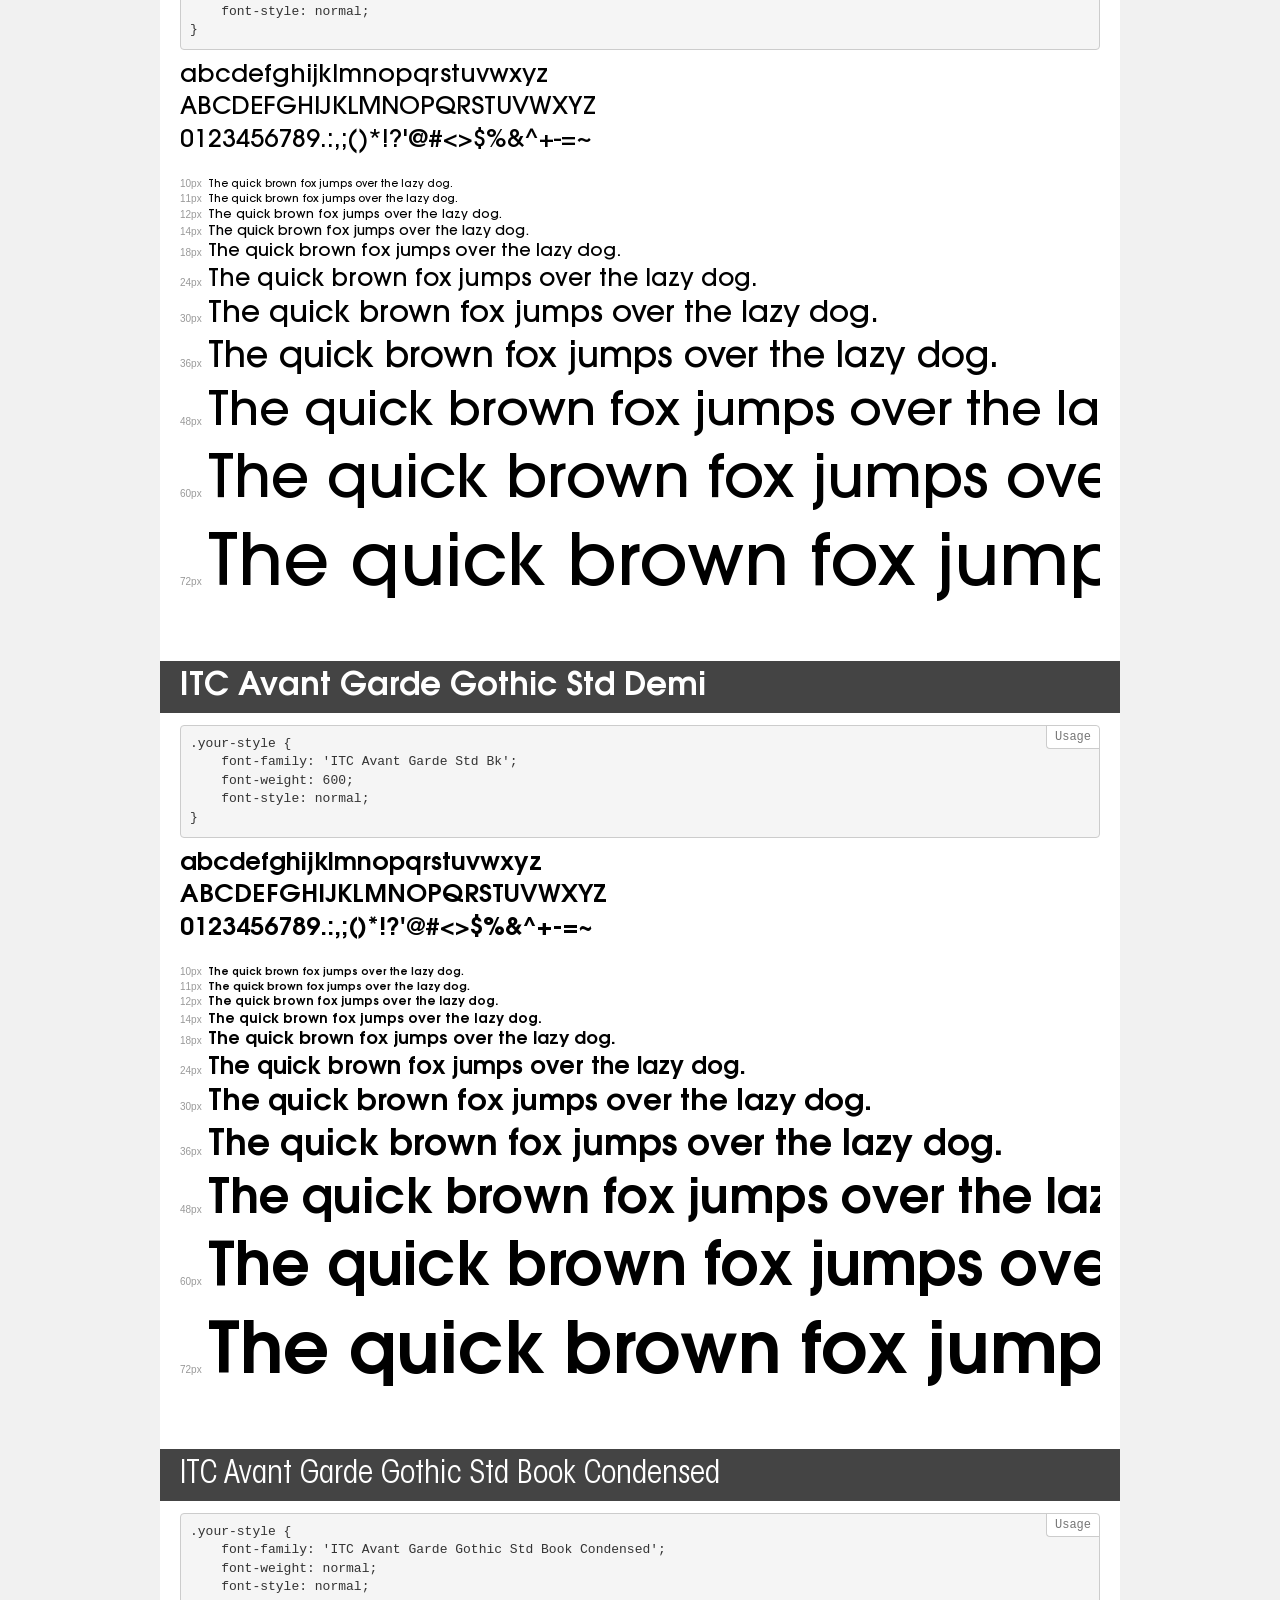
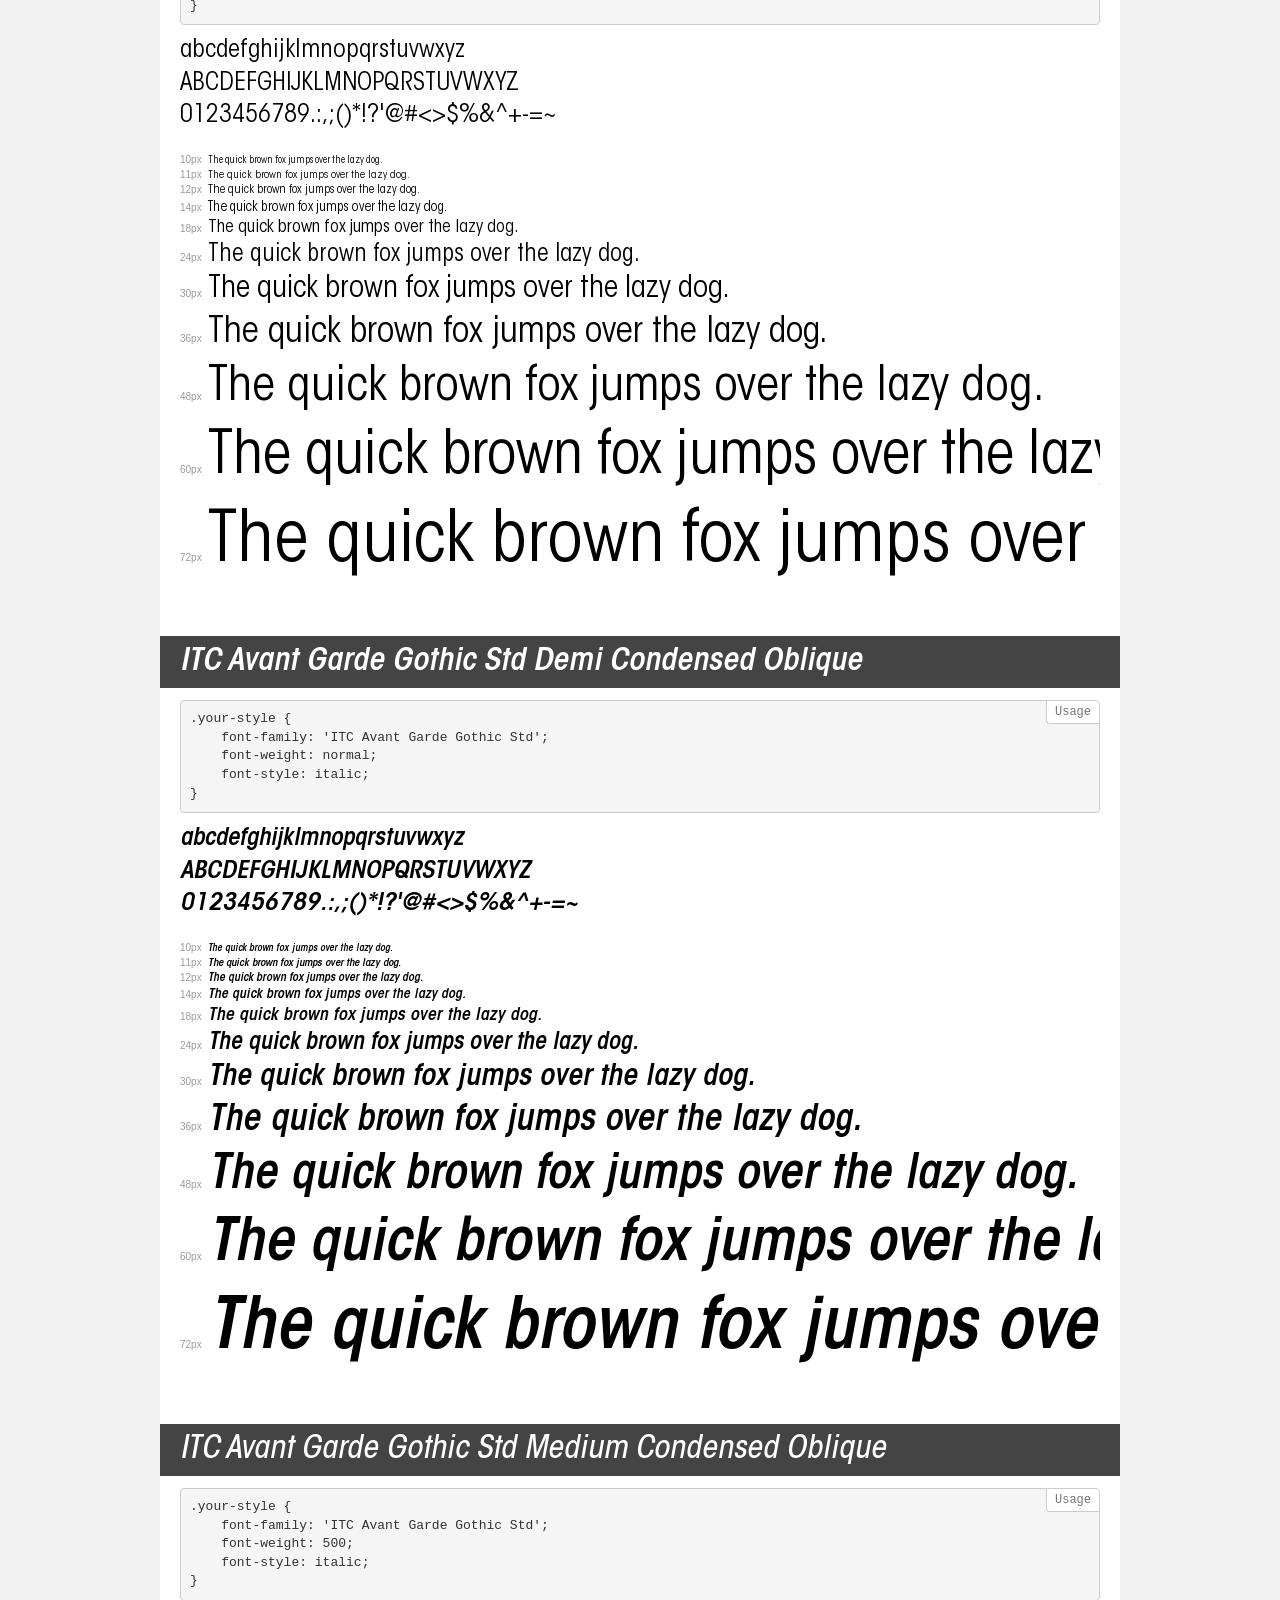
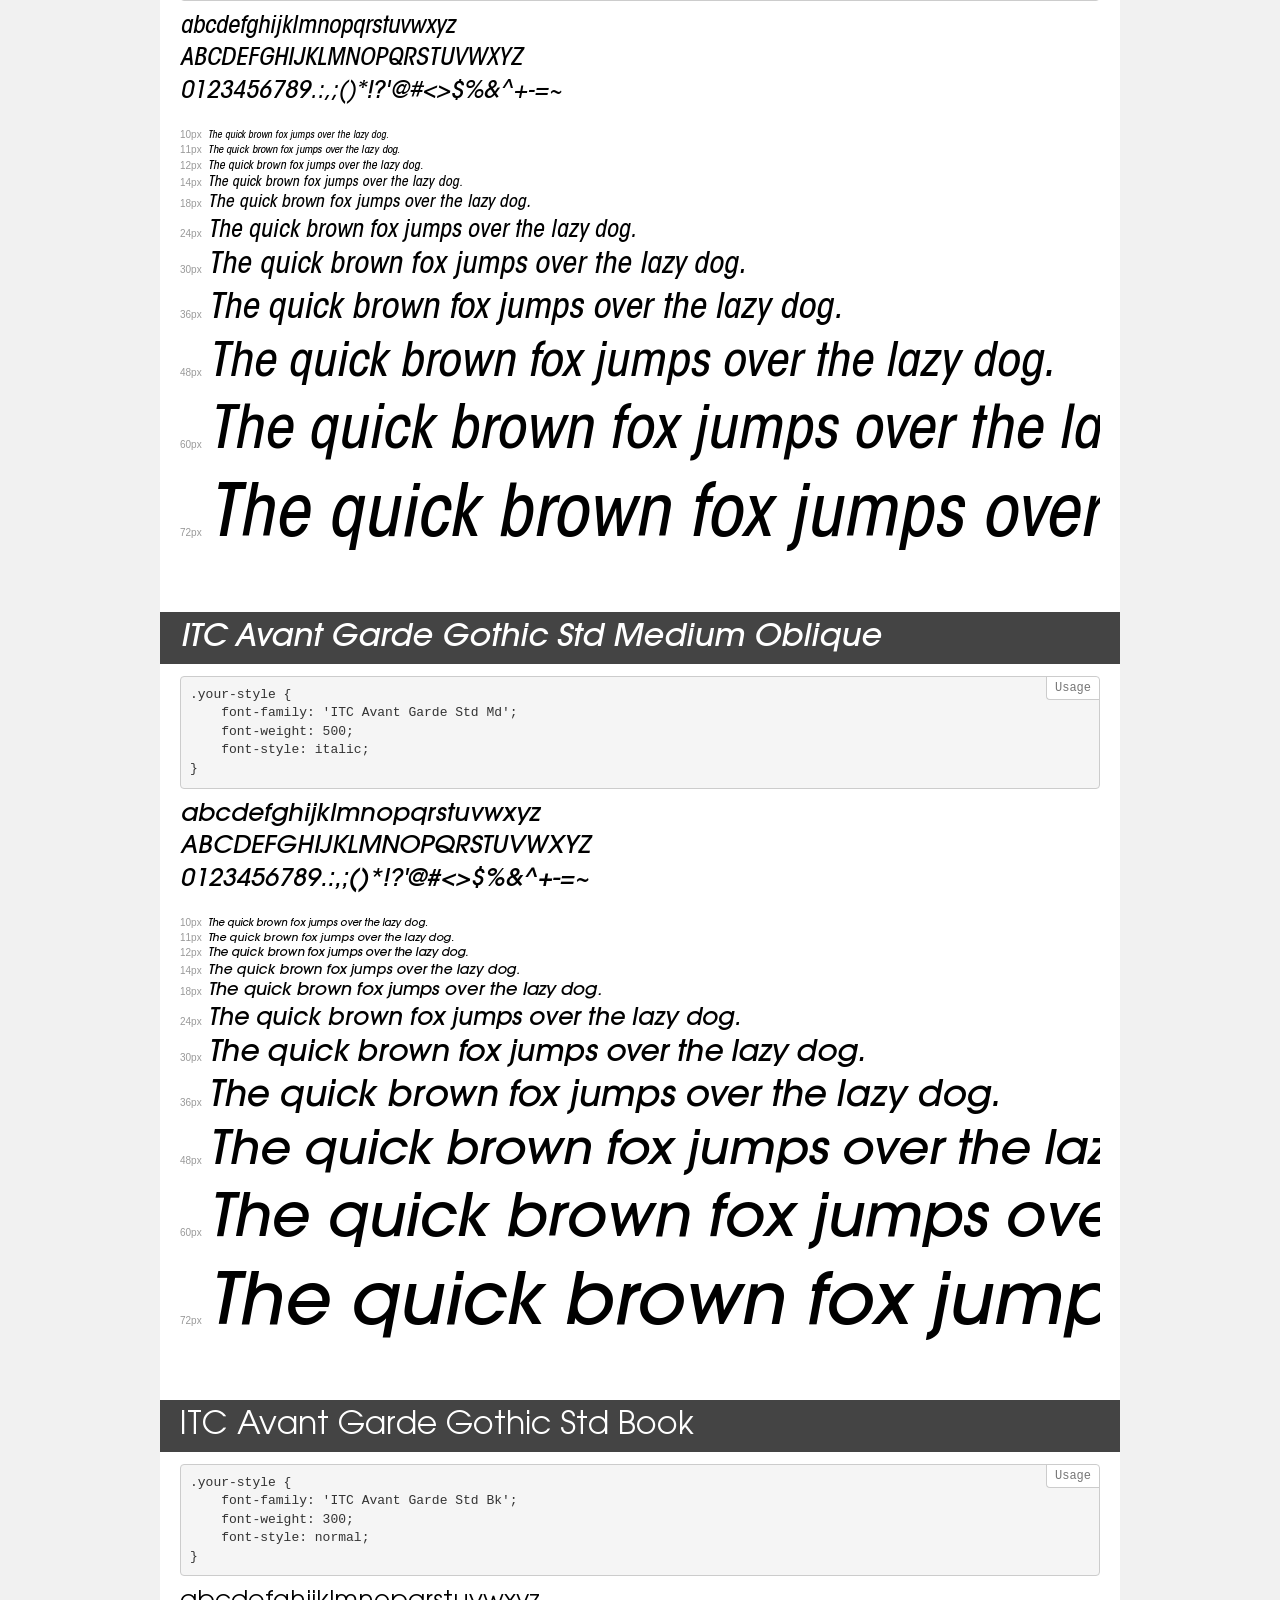
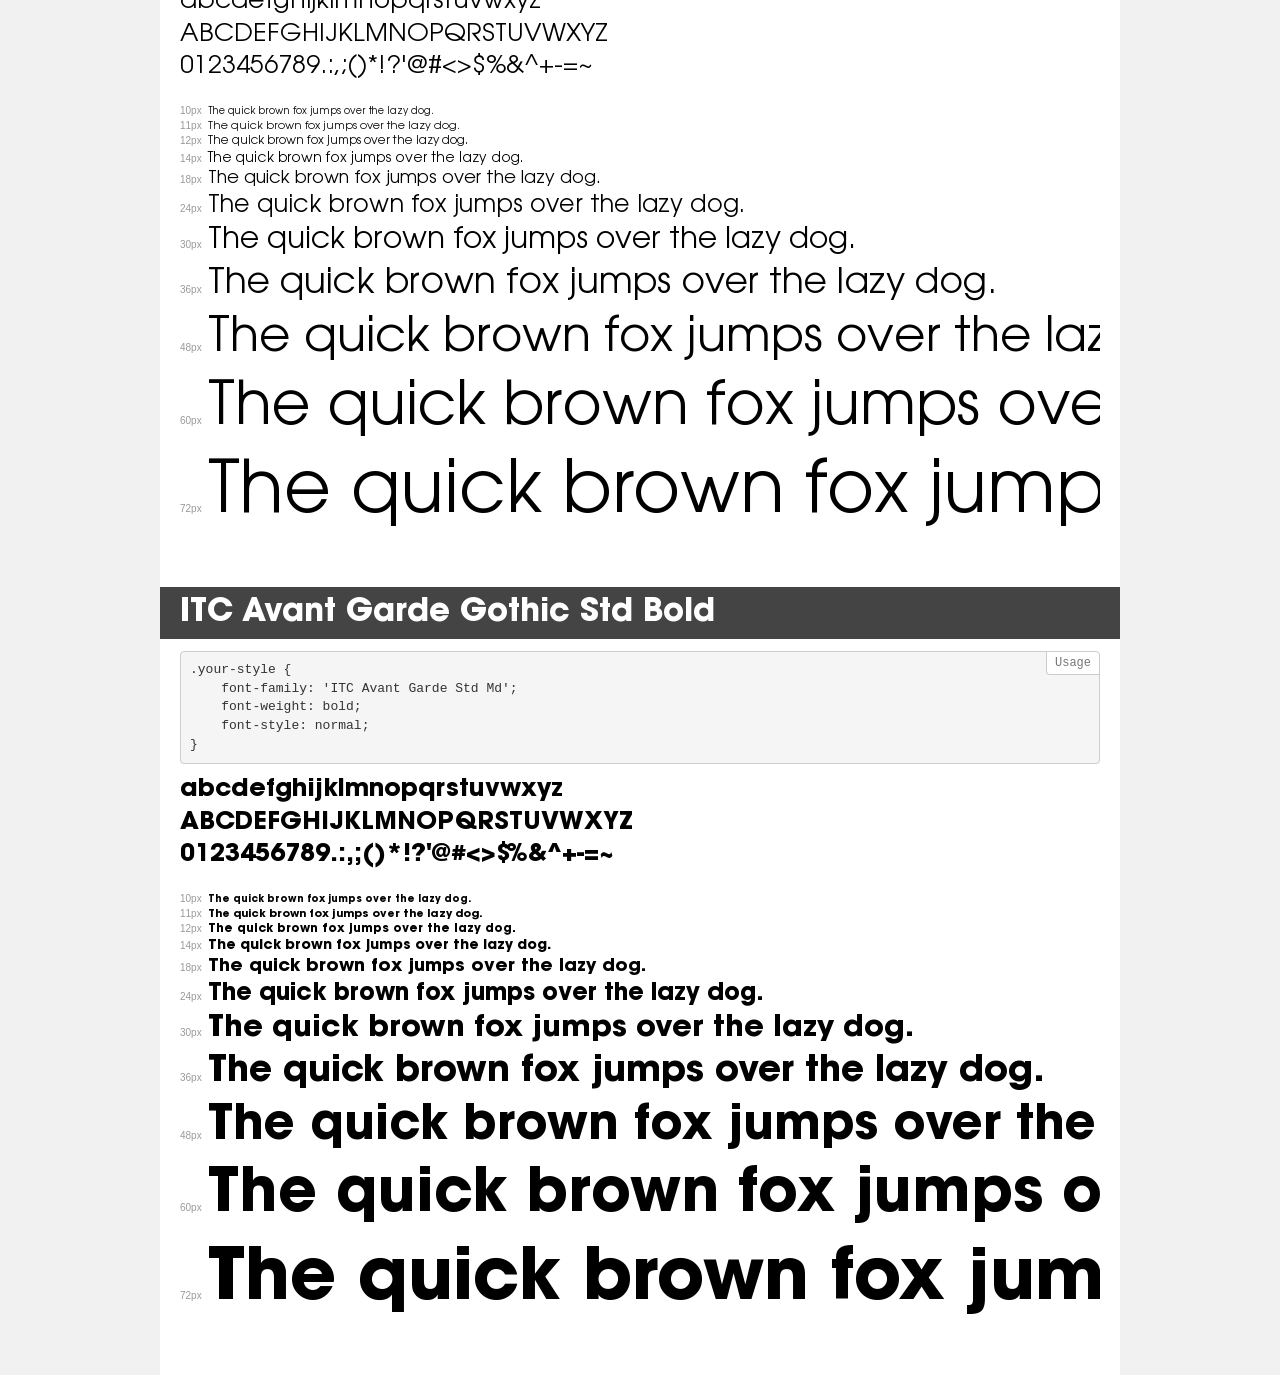
<file: fonts/font/demo.html>
<!DOCTYPE html>
<html>
<head>
    <meta charset="utf-8">
    <meta http-equiv="X-UA-Compatible" content="IE=edge">
    <meta name="viewport" content="width=device-width, initial-scale=1">
    <meta name="robots" content="noindex, noarchive">
    <meta name="format-detection" content="telephone=no">
    <title>Transfonter demo</title>
    <link href="stylesheet.css" rel="stylesheet">
    <style>
        /*
        http://meyerweb.com/eric/tools/css/reset/
        v2.0 | 20110126
        License: none (public domain)
        */
        html, body, div, span, applet, object, iframe,
        h1, h2, h3, h4, h5, h6, p, blockquote, pre,
        a, abbr, acronym, address, big, cite, code,
        del, dfn, em, img, ins, kbd, q, s, samp,
        small, strike, strong, sub, sup, tt, var,
        b, u, i, center,
        dl, dt, dd, ol, ul, li,
        fieldset, form, label, legend,
        table, caption, tbody, tfoot, thead, tr, th, td,
        article, aside, canvas, details, embed,
        figure, figcaption, footer, header, hgroup,
        menu, nav, output, ruby, section, summary,
        time, mark, audio, video {
            margin: 0;
            padding: 0;
            border: 0;
            font-size: 100%;
            font: inherit;
            vertical-align: baseline;
        }
        /* HTML5 display-role reset for older browsers */
        article, aside, details, figcaption, figure,
        footer, header, hgroup, menu, nav, section {
            display: block;
        }
        body {
            line-height: 1;
        }
        ol, ul {
            list-style: none;
        }
        blockquote, q {
            quotes: none;
        }
        blockquote:before, blockquote:after,
        q:before, q:after {
            content: '';
            content: none;
        }
        table {
            border-collapse: collapse;
            border-spacing: 0;
        }
        /* common styles */
        body {
            background: #f1f1f1;
            color: #000;
        }
        .page {
            background: #fff;
            width: 920px;
            margin: 0 auto;
            padding: 20px 20px 0 20px;
            overflow: hidden;
        }
        .font-container {
            overflow-x: auto;
            overflow-y: hidden;
            margin-bottom: 40px;
            line-height: 1.3;
            white-space: nowrap;
            padding-bottom: 5px;
        }
        h1 {
            position: relative;
            background: #444;
            font-size: 32px;
            color: #fff;
            padding: 10px 20px;
            margin: 0 -20px 12px -20px;
        }
        .letters {
            font-size: 25px;
            margin-bottom: 20px;
        }
        .s10:before {
            content: '10px';
        }
        .s11:before {
            content: '11px';
        }
        .s12:before {
            content: '12px';
        }
        .s14:before {
            content: '14px';
        }
        .s18:before {
            content: '18px';
        }
        .s24:before {
            content: '24px';
        }
        .s30:before {
            content: '30px';
        }
        .s36:before {
            content: '36px';
        }
        .s48:before {
            content: '48px';
        }
        .s60:before {
            content: '60px';
        }
        .s72:before {
            content: '72px';
        }
        .s10:before, .s11:before, .s12:before, .s14:before,
        .s18:before, .s24:before, .s30:before, .s36:before,
        .s48:before, .s60:before, .s72:before {
            font-family: Arial, sans-serif;
            font-size: 10px;
            font-weight: normal;
            font-style: normal;
            color: #999;
            padding-right: 6px;
        }
        pre {
            display: block;
            position: relative;
            padding: 9px;
            margin: 0 0 10px;
            font-family: Monaco, Menlo, Consolas, "Courier New", monospace !important;
            font-size: 13px;
            line-height: 1.428571429;
            color: #333;
            font-weight: normal !important;
            font-style: normal !important;
            background-color: #f5f5f5;
            border: 1px solid #ccc;
            overflow-x: auto;
            border-radius: 4px;
        }
        pre:after {
            display: block;
            position: absolute;
            right: 0;
            top: 0;
            content: 'Usage';
            line-height: 1;
            padding: 5px 8px;
            font-size: 12px;
            color: #767676;
            background-color: #fff;
            border: 1px solid #ccc;
            border-right: none;
            border-top: none;
            border-radius: 0 4px 0 4px;
            z-index: 10;
        }
        /* responsive */
        @media (max-width: 959px) {
            .page {
                width: auto;
                margin: 0;
            }
        }
    </style>
</head>
<body>
<div class="page">
    <div class="demo" style="font-family: 'ITC Avant Garde Std Bk'; font-weight: 300; font-style: italic;">
        <h1>ITC Avant Garde Gothic Std Book Oblique</h1>
        <pre>.your-style {
    font-family: 'ITC Avant Garde Std Bk';
    font-weight: 300;
    font-style: italic;
}</pre>
        <div class="font-container">
            <p class="letters">
                abcdefghijklmnopqrstuvwxyz<br>
ABCDEFGHIJKLMNOPQRSTUVWXYZ<br>
                0123456789.:,;()*!?'@#<>$%&^+-=~
            </p>
            <p class="s10" style="font-size: 10px;">The quick brown fox jumps over the lazy dog.</p>
            <p class="s11" style="font-size: 11px;">The quick brown fox jumps over the lazy dog.</p>
            <p class="s12" style="font-size: 12px;">The quick brown fox jumps over the lazy dog.</p>
            <p class="s14" style="font-size: 14px;">The quick brown fox jumps over the lazy dog.</p>
            <p class="s18" style="font-size: 18px;">The quick brown fox jumps over the lazy dog.</p>
            <p class="s24" style="font-size: 24px;">The quick brown fox jumps over the lazy dog.</p>
            <p class="s30" style="font-size: 30px;">The quick brown fox jumps over the lazy dog.</p>
            <p class="s36" style="font-size: 36px;">The quick brown fox jumps over the lazy dog.</p>
            <p class="s48" style="font-size: 48px;">The quick brown fox jumps over the lazy dog.</p>
            <p class="s60" style="font-size: 60px;">The quick brown fox jumps over the lazy dog.</p>
            <p class="s72" style="font-size: 72px;">The quick brown fox jumps over the lazy dog.</p>
        </div>
    </div>
    <div class="demo" style="font-family: 'ITC Avant Garde Gothic Std'; font-weight: 300; font-style: italic;">
        <h1>ITC Avant Garde Gothic Std Extra Light Condensed Oblique</h1>
        <pre>.your-style {
    font-family: 'ITC Avant Garde Gothic Std';
    font-weight: 300;
    font-style: italic;
}</pre>
        <div class="font-container">
            <p class="letters">
                abcdefghijklmnopqrstuvwxyz<br>
ABCDEFGHIJKLMNOPQRSTUVWXYZ<br>
                0123456789.:,;()*!?'@#<>$%&^+-=~
            </p>
            <p class="s10" style="font-size: 10px;">The quick brown fox jumps over the lazy dog.</p>
            <p class="s11" style="font-size: 11px;">The quick brown fox jumps over the lazy dog.</p>
            <p class="s12" style="font-size: 12px;">The quick brown fox jumps over the lazy dog.</p>
            <p class="s14" style="font-size: 14px;">The quick brown fox jumps over the lazy dog.</p>
            <p class="s18" style="font-size: 18px;">The quick brown fox jumps over the lazy dog.</p>
            <p class="s24" style="font-size: 24px;">The quick brown fox jumps over the lazy dog.</p>
            <p class="s30" style="font-size: 30px;">The quick brown fox jumps over the lazy dog.</p>
            <p class="s36" style="font-size: 36px;">The quick brown fox jumps over the lazy dog.</p>
            <p class="s48" style="font-size: 48px;">The quick brown fox jumps over the lazy dog.</p>
            <p class="s60" style="font-size: 60px;">The quick brown fox jumps over the lazy dog.</p>
            <p class="s72" style="font-size: 72px;">The quick brown fox jumps over the lazy dog.</p>
        </div>
    </div>
    <div class="demo" style="font-family: 'ITC Avant Garde Gothic Std Bold Condensed'; font-weight: bold; font-style: normal;">
        <h1>ITC Avant Garde Gothic Std Bold Condensed</h1>
        <pre>.your-style {
    font-family: 'ITC Avant Garde Gothic Std Bold Condensed';
    font-weight: bold;
    font-style: normal;
}</pre>
        <div class="font-container">
            <p class="letters">
                abcdefghijklmnopqrstuvwxyz<br>
ABCDEFGHIJKLMNOPQRSTUVWXYZ<br>
                0123456789.:,;()*!?'@#<>$%&^+-=~
            </p>
            <p class="s10" style="font-size: 10px;">The quick brown fox jumps over the lazy dog.</p>
            <p class="s11" style="font-size: 11px;">The quick brown fox jumps over the lazy dog.</p>
            <p class="s12" style="font-size: 12px;">The quick brown fox jumps over the lazy dog.</p>
            <p class="s14" style="font-size: 14px;">The quick brown fox jumps over the lazy dog.</p>
            <p class="s18" style="font-size: 18px;">The quick brown fox jumps over the lazy dog.</p>
            <p class="s24" style="font-size: 24px;">The quick brown fox jumps over the lazy dog.</p>
            <p class="s30" style="font-size: 30px;">The quick brown fox jumps over the lazy dog.</p>
            <p class="s36" style="font-size: 36px;">The quick brown fox jumps over the lazy dog.</p>
            <p class="s48" style="font-size: 48px;">The quick brown fox jumps over the lazy dog.</p>
            <p class="s60" style="font-size: 60px;">The quick brown fox jumps over the lazy dog.</p>
            <p class="s72" style="font-size: 72px;">The quick brown fox jumps over the lazy dog.</p>
        </div>
    </div>
    <div class="demo" style="font-family: 'ITC Avant Garde Std Bk'; font-weight: 600; font-style: italic;">
        <h1>ITC Avant Garde Gothic Std Demi Oblique</h1>
        <pre>.your-style {
    font-family: 'ITC Avant Garde Std Bk';
    font-weight: 600;
    font-style: italic;
}</pre>
        <div class="font-container">
            <p class="letters">
                abcdefghijklmnopqrstuvwxyz<br>
ABCDEFGHIJKLMNOPQRSTUVWXYZ<br>
                0123456789.:,;()*!?'@#<>$%&^+-=~
            </p>
            <p class="s10" style="font-size: 10px;">The quick brown fox jumps over the lazy dog.</p>
            <p class="s11" style="font-size: 11px;">The quick brown fox jumps over the lazy dog.</p>
            <p class="s12" style="font-size: 12px;">The quick brown fox jumps over the lazy dog.</p>
            <p class="s14" style="font-size: 14px;">The quick brown fox jumps over the lazy dog.</p>
            <p class="s18" style="font-size: 18px;">The quick brown fox jumps over the lazy dog.</p>
            <p class="s24" style="font-size: 24px;">The quick brown fox jumps over the lazy dog.</p>
            <p class="s30" style="font-size: 30px;">The quick brown fox jumps over the lazy dog.</p>
            <p class="s36" style="font-size: 36px;">The quick brown fox jumps over the lazy dog.</p>
            <p class="s48" style="font-size: 48px;">The quick brown fox jumps over the lazy dog.</p>
            <p class="s60" style="font-size: 60px;">The quick brown fox jumps over the lazy dog.</p>
            <p class="s72" style="font-size: 72px;">The quick brown fox jumps over the lazy dog.</p>
        </div>
    </div>
    <div class="demo" style="font-family: 'ITC Avant Garde Std XLt'; font-weight: 200; font-style: italic;">
        <h1>ITC Avant Garde Gothic Std Extra Light Oblique</h1>
        <pre>.your-style {
    font-family: 'ITC Avant Garde Std XLt';
    font-weight: 200;
    font-style: italic;
}</pre>
        <div class="font-container">
            <p class="letters">
                abcdefghijklmnopqrstuvwxyz<br>
ABCDEFGHIJKLMNOPQRSTUVWXYZ<br>
                0123456789.:,;()*!?'@#<>$%&^+-=~
            </p>
            <p class="s10" style="font-size: 10px;">The quick brown fox jumps over the lazy dog.</p>
            <p class="s11" style="font-size: 11px;">The quick brown fox jumps over the lazy dog.</p>
            <p class="s12" style="font-size: 12px;">The quick brown fox jumps over the lazy dog.</p>
            <p class="s14" style="font-size: 14px;">The quick brown fox jumps over the lazy dog.</p>
            <p class="s18" style="font-size: 18px;">The quick brown fox jumps over the lazy dog.</p>
            <p class="s24" style="font-size: 24px;">The quick brown fox jumps over the lazy dog.</p>
            <p class="s30" style="font-size: 30px;">The quick brown fox jumps over the lazy dog.</p>
            <p class="s36" style="font-size: 36px;">The quick brown fox jumps over the lazy dog.</p>
            <p class="s48" style="font-size: 48px;">The quick brown fox jumps over the lazy dog.</p>
            <p class="s60" style="font-size: 60px;">The quick brown fox jumps over the lazy dog.</p>
            <p class="s72" style="font-size: 72px;">The quick brown fox jumps over the lazy dog.</p>
        </div>
    </div>
    <div class="demo" style="font-family: 'ITC Avant Garde Std XLt'; font-weight: 200; font-style: normal;">
        <h1>ITC Avant Garde Gothic Std Extra Light</h1>
        <pre>.your-style {
    font-family: 'ITC Avant Garde Std XLt';
    font-weight: 200;
    font-style: normal;
}</pre>
        <div class="font-container">
            <p class="letters">
                abcdefghijklmnopqrstuvwxyz<br>
ABCDEFGHIJKLMNOPQRSTUVWXYZ<br>
                0123456789.:,;()*!?'@#<>$%&^+-=~
            </p>
            <p class="s10" style="font-size: 10px;">The quick brown fox jumps over the lazy dog.</p>
            <p class="s11" style="font-size: 11px;">The quick brown fox jumps over the lazy dog.</p>
            <p class="s12" style="font-size: 12px;">The quick brown fox jumps over the lazy dog.</p>
            <p class="s14" style="font-size: 14px;">The quick brown fox jumps over the lazy dog.</p>
            <p class="s18" style="font-size: 18px;">The quick brown fox jumps over the lazy dog.</p>
            <p class="s24" style="font-size: 24px;">The quick brown fox jumps over the lazy dog.</p>
            <p class="s30" style="font-size: 30px;">The quick brown fox jumps over the lazy dog.</p>
            <p class="s36" style="font-size: 36px;">The quick brown fox jumps over the lazy dog.</p>
            <p class="s48" style="font-size: 48px;">The quick brown fox jumps over the lazy dog.</p>
            <p class="s60" style="font-size: 60px;">The quick brown fox jumps over the lazy dog.</p>
            <p class="s72" style="font-size: 72px;">The quick brown fox jumps over the lazy dog.</p>
        </div>
    </div>
    <div class="demo" style="font-family: 'ITC Avant Garde Std Md'; font-weight: bold; font-style: italic;">
        <h1>ITC Avant Garde Gothic Std Bold Oblique</h1>
        <pre>.your-style {
    font-family: 'ITC Avant Garde Std Md';
    font-weight: bold;
    font-style: italic;
}</pre>
        <div class="font-container">
            <p class="letters">
                abcdefghijklmnopqrstuvwxyz<br>
ABCDEFGHIJKLMNOPQRSTUVWXYZ<br>
                0123456789.:,;()*!?'@#<>$%&^+-=~
            </p>
            <p class="s10" style="font-size: 10px;">The quick brown fox jumps over the lazy dog.</p>
            <p class="s11" style="font-size: 11px;">The quick brown fox jumps over the lazy dog.</p>
            <p class="s12" style="font-size: 12px;">The quick brown fox jumps over the lazy dog.</p>
            <p class="s14" style="font-size: 14px;">The quick brown fox jumps over the lazy dog.</p>
            <p class="s18" style="font-size: 18px;">The quick brown fox jumps over the lazy dog.</p>
            <p class="s24" style="font-size: 24px;">The quick brown fox jumps over the lazy dog.</p>
            <p class="s30" style="font-size: 30px;">The quick brown fox jumps over the lazy dog.</p>
            <p class="s36" style="font-size: 36px;">The quick brown fox jumps over the lazy dog.</p>
            <p class="s48" style="font-size: 48px;">The quick brown fox jumps over the lazy dog.</p>
            <p class="s60" style="font-size: 60px;">The quick brown fox jumps over the lazy dog.</p>
            <p class="s72" style="font-size: 72px;">The quick brown fox jumps over the lazy dog.</p>
        </div>
    </div>
    <div class="demo" style="font-family: 'ITC Avant Garde Gothic Std Medium Condensed'; font-weight: 500; font-style: normal;">
        <h1>ITC Avant Garde Gothic Std Medium Condensed</h1>
        <pre>.your-style {
    font-family: 'ITC Avant Garde Gothic Std Medium Condensed';
    font-weight: 500;
    font-style: normal;
}</pre>
        <div class="font-container">
            <p class="letters">
                abcdefghijklmnopqrstuvwxyz<br>
ABCDEFGHIJKLMNOPQRSTUVWXYZ<br>
                0123456789.:,;()*!?'@#<>$%&^+-=~
            </p>
            <p class="s10" style="font-size: 10px;">The quick brown fox jumps over the lazy dog.</p>
            <p class="s11" style="font-size: 11px;">The quick brown fox jumps over the lazy dog.</p>
            <p class="s12" style="font-size: 12px;">The quick brown fox jumps over the lazy dog.</p>
            <p class="s14" style="font-size: 14px;">The quick brown fox jumps over the lazy dog.</p>
            <p class="s18" style="font-size: 18px;">The quick brown fox jumps over the lazy dog.</p>
            <p class="s24" style="font-size: 24px;">The quick brown fox jumps over the lazy dog.</p>
            <p class="s30" style="font-size: 30px;">The quick brown fox jumps over the lazy dog.</p>
            <p class="s36" style="font-size: 36px;">The quick brown fox jumps over the lazy dog.</p>
            <p class="s48" style="font-size: 48px;">The quick brown fox jumps over the lazy dog.</p>
            <p class="s60" style="font-size: 60px;">The quick brown fox jumps over the lazy dog.</p>
            <p class="s72" style="font-size: 72px;">The quick brown fox jumps over the lazy dog.</p>
        </div>
    </div>
    <div class="demo" style="font-family: 'ITC Avant Garde Gothic Std Extra Light Condensed'; font-weight: 300; font-style: normal;">
        <h1>ITC Avant Garde Gothic Std Extra Light Condensed</h1>
        <pre>.your-style {
    font-family: 'ITC Avant Garde Gothic Std Extra Light Condensed';
    font-weight: 300;
    font-style: normal;
}</pre>
        <div class="font-container">
            <p class="letters">
                abcdefghijklmnopqrstuvwxyz<br>
ABCDEFGHIJKLMNOPQRSTUVWXYZ<br>
                0123456789.:,;()*!?'@#<>$%&^+-=~
            </p>
            <p class="s10" style="font-size: 10px;">The quick brown fox jumps over the lazy dog.</p>
            <p class="s11" style="font-size: 11px;">The quick brown fox jumps over the lazy dog.</p>
            <p class="s12" style="font-size: 12px;">The quick brown fox jumps over the lazy dog.</p>
            <p class="s14" style="font-size: 14px;">The quick brown fox jumps over the lazy dog.</p>
            <p class="s18" style="font-size: 18px;">The quick brown fox jumps over the lazy dog.</p>
            <p class="s24" style="font-size: 24px;">The quick brown fox jumps over the lazy dog.</p>
            <p class="s30" style="font-size: 30px;">The quick brown fox jumps over the lazy dog.</p>
            <p class="s36" style="font-size: 36px;">The quick brown fox jumps over the lazy dog.</p>
            <p class="s48" style="font-size: 48px;">The quick brown fox jumps over the lazy dog.</p>
            <p class="s60" style="font-size: 60px;">The quick brown fox jumps over the lazy dog.</p>
            <p class="s72" style="font-size: 72px;">The quick brown fox jumps over the lazy dog.</p>
        </div>
    </div>
    <div class="demo" style="font-family: 'ITC Avant Garde Gothic Std Demi Condensed'; font-weight: normal; font-style: normal;">
        <h1>ITC Avant Garde Gothic Std Demi Condensed</h1>
        <pre>.your-style {
    font-family: 'ITC Avant Garde Gothic Std Demi Condensed';
    font-weight: normal;
    font-style: normal;
}</pre>
        <div class="font-container">
            <p class="letters">
                abcdefghijklmnopqrstuvwxyz<br>
ABCDEFGHIJKLMNOPQRSTUVWXYZ<br>
                0123456789.:,;()*!?'@#<>$%&^+-=~
            </p>
            <p class="s10" style="font-size: 10px;">The quick brown fox jumps over the lazy dog.</p>
            <p class="s11" style="font-size: 11px;">The quick brown fox jumps over the lazy dog.</p>
            <p class="s12" style="font-size: 12px;">The quick brown fox jumps over the lazy dog.</p>
            <p class="s14" style="font-size: 14px;">The quick brown fox jumps over the lazy dog.</p>
            <p class="s18" style="font-size: 18px;">The quick brown fox jumps over the lazy dog.</p>
            <p class="s24" style="font-size: 24px;">The quick brown fox jumps over the lazy dog.</p>
            <p class="s30" style="font-size: 30px;">The quick brown fox jumps over the lazy dog.</p>
            <p class="s36" style="font-size: 36px;">The quick brown fox jumps over the lazy dog.</p>
            <p class="s48" style="font-size: 48px;">The quick brown fox jumps over the lazy dog.</p>
            <p class="s60" style="font-size: 60px;">The quick brown fox jumps over the lazy dog.</p>
            <p class="s72" style="font-size: 72px;">The quick brown fox jumps over the lazy dog.</p>
        </div>
    </div>
    <div class="demo" style="font-family: 'ITC Avant Garde Gothic Std'; font-weight: normal; font-style: italic;">
        <h1>ITC Avant Garde Gothic Std Book Condensed Oblique</h1>
        <pre>.your-style {
    font-family: 'ITC Avant Garde Gothic Std';
    font-weight: normal;
    font-style: italic;
}</pre>
        <div class="font-container">
            <p class="letters">
                abcdefghijklmnopqrstuvwxyz<br>
ABCDEFGHIJKLMNOPQRSTUVWXYZ<br>
                0123456789.:,;()*!?'@#<>$%&^+-=~
            </p>
            <p class="s10" style="font-size: 10px;">The quick brown fox jumps over the lazy dog.</p>
            <p class="s11" style="font-size: 11px;">The quick brown fox jumps over the lazy dog.</p>
            <p class="s12" style="font-size: 12px;">The quick brown fox jumps over the lazy dog.</p>
            <p class="s14" style="font-size: 14px;">The quick brown fox jumps over the lazy dog.</p>
            <p class="s18" style="font-size: 18px;">The quick brown fox jumps over the lazy dog.</p>
            <p class="s24" style="font-size: 24px;">The quick brown fox jumps over the lazy dog.</p>
            <p class="s30" style="font-size: 30px;">The quick brown fox jumps over the lazy dog.</p>
            <p class="s36" style="font-size: 36px;">The quick brown fox jumps over the lazy dog.</p>
            <p class="s48" style="font-size: 48px;">The quick brown fox jumps over the lazy dog.</p>
            <p class="s60" style="font-size: 60px;">The quick brown fox jumps over the lazy dog.</p>
            <p class="s72" style="font-size: 72px;">The quick brown fox jumps over the lazy dog.</p>
        </div>
    </div>
    <div class="demo" style="font-family: 'ITC Avant Garde Gothic Std'; font-weight: bold; font-style: italic;">
        <h1>ITC Avant Garde Gothic Std Bold Condensed Oblique</h1>
        <pre>.your-style {
    font-family: 'ITC Avant Garde Gothic Std';
    font-weight: bold;
    font-style: italic;
}</pre>
        <div class="font-container">
            <p class="letters">
                abcdefghijklmnopqrstuvwxyz<br>
ABCDEFGHIJKLMNOPQRSTUVWXYZ<br>
                0123456789.:,;()*!?'@#<>$%&^+-=~
            </p>
            <p class="s10" style="font-size: 10px;">The quick brown fox jumps over the lazy dog.</p>
            <p class="s11" style="font-size: 11px;">The quick brown fox jumps over the lazy dog.</p>
            <p class="s12" style="font-size: 12px;">The quick brown fox jumps over the lazy dog.</p>
            <p class="s14" style="font-size: 14px;">The quick brown fox jumps over the lazy dog.</p>
            <p class="s18" style="font-size: 18px;">The quick brown fox jumps over the lazy dog.</p>
            <p class="s24" style="font-size: 24px;">The quick brown fox jumps over the lazy dog.</p>
            <p class="s30" style="font-size: 30px;">The quick brown fox jumps over the lazy dog.</p>
            <p class="s36" style="font-size: 36px;">The quick brown fox jumps over the lazy dog.</p>
            <p class="s48" style="font-size: 48px;">The quick brown fox jumps over the lazy dog.</p>
            <p class="s60" style="font-size: 60px;">The quick brown fox jumps over the lazy dog.</p>
            <p class="s72" style="font-size: 72px;">The quick brown fox jumps over the lazy dog.</p>
        </div>
    </div>
    <div class="demo" style="font-family: 'ITC Avant Garde Std Md'; font-weight: 500; font-style: normal;">
        <h1>ITC Avant Garde Gothic Std Medium</h1>
        <pre>.your-style {
    font-family: 'ITC Avant Garde Std Md';
    font-weight: 500;
    font-style: normal;
}</pre>
        <div class="font-container">
            <p class="letters">
                abcdefghijklmnopqrstuvwxyz<br>
ABCDEFGHIJKLMNOPQRSTUVWXYZ<br>
                0123456789.:,;()*!?'@#<>$%&^+-=~
            </p>
            <p class="s10" style="font-size: 10px;">The quick brown fox jumps over the lazy dog.</p>
            <p class="s11" style="font-size: 11px;">The quick brown fox jumps over the lazy dog.</p>
            <p class="s12" style="font-size: 12px;">The quick brown fox jumps over the lazy dog.</p>
            <p class="s14" style="font-size: 14px;">The quick brown fox jumps over the lazy dog.</p>
            <p class="s18" style="font-size: 18px;">The quick brown fox jumps over the lazy dog.</p>
            <p class="s24" style="font-size: 24px;">The quick brown fox jumps over the lazy dog.</p>
            <p class="s30" style="font-size: 30px;">The quick brown fox jumps over the lazy dog.</p>
            <p class="s36" style="font-size: 36px;">The quick brown fox jumps over the lazy dog.</p>
            <p class="s48" style="font-size: 48px;">The quick brown fox jumps over the lazy dog.</p>
            <p class="s60" style="font-size: 60px;">The quick brown fox jumps over the lazy dog.</p>
            <p class="s72" style="font-size: 72px;">The quick brown fox jumps over the lazy dog.</p>
        </div>
    </div>
    <div class="demo" style="font-family: 'ITC Avant Garde Std Bk'; font-weight: 600; font-style: normal;">
        <h1>ITC Avant Garde Gothic Std Demi</h1>
        <pre>.your-style {
    font-family: 'ITC Avant Garde Std Bk';
    font-weight: 600;
    font-style: normal;
}</pre>
        <div class="font-container">
            <p class="letters">
                abcdefghijklmnopqrstuvwxyz<br>
ABCDEFGHIJKLMNOPQRSTUVWXYZ<br>
                0123456789.:,;()*!?'@#<>$%&^+-=~
            </p>
            <p class="s10" style="font-size: 10px;">The quick brown fox jumps over the lazy dog.</p>
            <p class="s11" style="font-size: 11px;">The quick brown fox jumps over the lazy dog.</p>
            <p class="s12" style="font-size: 12px;">The quick brown fox jumps over the lazy dog.</p>
            <p class="s14" style="font-size: 14px;">The quick brown fox jumps over the lazy dog.</p>
            <p class="s18" style="font-size: 18px;">The quick brown fox jumps over the lazy dog.</p>
            <p class="s24" style="font-size: 24px;">The quick brown fox jumps over the lazy dog.</p>
            <p class="s30" style="font-size: 30px;">The quick brown fox jumps over the lazy dog.</p>
            <p class="s36" style="font-size: 36px;">The quick brown fox jumps over the lazy dog.</p>
            <p class="s48" style="font-size: 48px;">The quick brown fox jumps over the lazy dog.</p>
            <p class="s60" style="font-size: 60px;">The quick brown fox jumps over the lazy dog.</p>
            <p class="s72" style="font-size: 72px;">The quick brown fox jumps over the lazy dog.</p>
        </div>
    </div>
    <div class="demo" style="font-family: 'ITC Avant Garde Gothic Std Book Condensed'; font-weight: normal; font-style: normal;">
        <h1>ITC Avant Garde Gothic Std Book Condensed</h1>
        <pre>.your-style {
    font-family: 'ITC Avant Garde Gothic Std Book Condensed';
    font-weight: normal;
    font-style: normal;
}</pre>
        <div class="font-container">
            <p class="letters">
                abcdefghijklmnopqrstuvwxyz<br>
ABCDEFGHIJKLMNOPQRSTUVWXYZ<br>
                0123456789.:,;()*!?'@#<>$%&^+-=~
            </p>
            <p class="s10" style="font-size: 10px;">The quick brown fox jumps over the lazy dog.</p>
            <p class="s11" style="font-size: 11px;">The quick brown fox jumps over the lazy dog.</p>
            <p class="s12" style="font-size: 12px;">The quick brown fox jumps over the lazy dog.</p>
            <p class="s14" style="font-size: 14px;">The quick brown fox jumps over the lazy dog.</p>
            <p class="s18" style="font-size: 18px;">The quick brown fox jumps over the lazy dog.</p>
            <p class="s24" style="font-size: 24px;">The quick brown fox jumps over the lazy dog.</p>
            <p class="s30" style="font-size: 30px;">The quick brown fox jumps over the lazy dog.</p>
            <p class="s36" style="font-size: 36px;">The quick brown fox jumps over the lazy dog.</p>
            <p class="s48" style="font-size: 48px;">The quick brown fox jumps over the lazy dog.</p>
            <p class="s60" style="font-size: 60px;">The quick brown fox jumps over the lazy dog.</p>
            <p class="s72" style="font-size: 72px;">The quick brown fox jumps over the lazy dog.</p>
        </div>
    </div>
    <div class="demo" style="font-family: 'ITC Avant Garde Gothic Std'; font-weight: normal; font-style: italic;">
        <h1>ITC Avant Garde Gothic Std Demi Condensed Oblique</h1>
        <pre>.your-style {
    font-family: 'ITC Avant Garde Gothic Std';
    font-weight: normal;
    font-style: italic;
}</pre>
        <div class="font-container">
            <p class="letters">
                abcdefghijklmnopqrstuvwxyz<br>
ABCDEFGHIJKLMNOPQRSTUVWXYZ<br>
                0123456789.:,;()*!?'@#<>$%&^+-=~
            </p>
            <p class="s10" style="font-size: 10px;">The quick brown fox jumps over the lazy dog.</p>
            <p class="s11" style="font-size: 11px;">The quick brown fox jumps over the lazy dog.</p>
            <p class="s12" style="font-size: 12px;">The quick brown fox jumps over the lazy dog.</p>
            <p class="s14" style="font-size: 14px;">The quick brown fox jumps over the lazy dog.</p>
            <p class="s18" style="font-size: 18px;">The quick brown fox jumps over the lazy dog.</p>
            <p class="s24" style="font-size: 24px;">The quick brown fox jumps over the lazy dog.</p>
            <p class="s30" style="font-size: 30px;">The quick brown fox jumps over the lazy dog.</p>
            <p class="s36" style="font-size: 36px;">The quick brown fox jumps over the lazy dog.</p>
            <p class="s48" style="font-size: 48px;">The quick brown fox jumps over the lazy dog.</p>
            <p class="s60" style="font-size: 60px;">The quick brown fox jumps over the lazy dog.</p>
            <p class="s72" style="font-size: 72px;">The quick brown fox jumps over the lazy dog.</p>
        </div>
    </div>
    <div class="demo" style="font-family: 'ITC Avant Garde Gothic Std'; font-weight: 500; font-style: italic;">
        <h1>ITC Avant Garde Gothic Std Medium Condensed Oblique</h1>
        <pre>.your-style {
    font-family: 'ITC Avant Garde Gothic Std';
    font-weight: 500;
    font-style: italic;
}</pre>
        <div class="font-container">
            <p class="letters">
                abcdefghijklmnopqrstuvwxyz<br>
ABCDEFGHIJKLMNOPQRSTUVWXYZ<br>
                0123456789.:,;()*!?'@#<>$%&^+-=~
            </p>
            <p class="s10" style="font-size: 10px;">The quick brown fox jumps over the lazy dog.</p>
            <p class="s11" style="font-size: 11px;">The quick brown fox jumps over the lazy dog.</p>
            <p class="s12" style="font-size: 12px;">The quick brown fox jumps over the lazy dog.</p>
            <p class="s14" style="font-size: 14px;">The quick brown fox jumps over the lazy dog.</p>
            <p class="s18" style="font-size: 18px;">The quick brown fox jumps over the lazy dog.</p>
            <p class="s24" style="font-size: 24px;">The quick brown fox jumps over the lazy dog.</p>
            <p class="s30" style="font-size: 30px;">The quick brown fox jumps over the lazy dog.</p>
            <p class="s36" style="font-size: 36px;">The quick brown fox jumps over the lazy dog.</p>
            <p class="s48" style="font-size: 48px;">The quick brown fox jumps over the lazy dog.</p>
            <p class="s60" style="font-size: 60px;">The quick brown fox jumps over the lazy dog.</p>
            <p class="s72" style="font-size: 72px;">The quick brown fox jumps over the lazy dog.</p>
        </div>
    </div>
    <div class="demo" style="font-family: 'ITC Avant Garde Std Md'; font-weight: 500; font-style: italic;">
        <h1>ITC Avant Garde Gothic Std Medium Oblique</h1>
        <pre>.your-style {
    font-family: 'ITC Avant Garde Std Md';
    font-weight: 500;
    font-style: italic;
}</pre>
        <div class="font-container">
            <p class="letters">
                abcdefghijklmnopqrstuvwxyz<br>
ABCDEFGHIJKLMNOPQRSTUVWXYZ<br>
                0123456789.:,;()*!?'@#<>$%&^+-=~
            </p>
            <p class="s10" style="font-size: 10px;">The quick brown fox jumps over the lazy dog.</p>
            <p class="s11" style="font-size: 11px;">The quick brown fox jumps over the lazy dog.</p>
            <p class="s12" style="font-size: 12px;">The quick brown fox jumps over the lazy dog.</p>
            <p class="s14" style="font-size: 14px;">The quick brown fox jumps over the lazy dog.</p>
            <p class="s18" style="font-size: 18px;">The quick brown fox jumps over the lazy dog.</p>
            <p class="s24" style="font-size: 24px;">The quick brown fox jumps over the lazy dog.</p>
            <p class="s30" style="font-size: 30px;">The quick brown fox jumps over the lazy dog.</p>
            <p class="s36" style="font-size: 36px;">The quick brown fox jumps over the lazy dog.</p>
            <p class="s48" style="font-size: 48px;">The quick brown fox jumps over the lazy dog.</p>
            <p class="s60" style="font-size: 60px;">The quick brown fox jumps over the lazy dog.</p>
            <p class="s72" style="font-size: 72px;">The quick brown fox jumps over the lazy dog.</p>
        </div>
    </div>
    <div class="demo" style="font-family: 'ITC Avant Garde Std Bk'; font-weight: 300; font-style: normal;">
        <h1>ITC Avant Garde Gothic Std Book</h1>
        <pre>.your-style {
    font-family: 'ITC Avant Garde Std Bk';
    font-weight: 300;
    font-style: normal;
}</pre>
        <div class="font-container">
            <p class="letters">
                abcdefghijklmnopqrstuvwxyz<br>
ABCDEFGHIJKLMNOPQRSTUVWXYZ<br>
                0123456789.:,;()*!?'@#<>$%&^+-=~
            </p>
            <p class="s10" style="font-size: 10px;">The quick brown fox jumps over the lazy dog.</p>
            <p class="s11" style="font-size: 11px;">The quick brown fox jumps over the lazy dog.</p>
            <p class="s12" style="font-size: 12px;">The quick brown fox jumps over the lazy dog.</p>
            <p class="s14" style="font-size: 14px;">The quick brown fox jumps over the lazy dog.</p>
            <p class="s18" style="font-size: 18px;">The quick brown fox jumps over the lazy dog.</p>
            <p class="s24" style="font-size: 24px;">The quick brown fox jumps over the lazy dog.</p>
            <p class="s30" style="font-size: 30px;">The quick brown fox jumps over the lazy dog.</p>
            <p class="s36" style="font-size: 36px;">The quick brown fox jumps over the lazy dog.</p>
            <p class="s48" style="font-size: 48px;">The quick brown fox jumps over the lazy dog.</p>
            <p class="s60" style="font-size: 60px;">The quick brown fox jumps over the lazy dog.</p>
            <p class="s72" style="font-size: 72px;">The quick brown fox jumps over the lazy dog.</p>
        </div>
    </div>
    <div class="demo" style="font-family: 'ITC Avant Garde Std Md'; font-weight: bold; font-style: normal;">
        <h1>ITC Avant Garde Gothic Std Bold</h1>
        <pre>.your-style {
    font-family: 'ITC Avant Garde Std Md';
    font-weight: bold;
    font-style: normal;
}</pre>
        <div class="font-container">
            <p class="letters">
                abcdefghijklmnopqrstuvwxyz<br>
ABCDEFGHIJKLMNOPQRSTUVWXYZ<br>
                0123456789.:,;()*!?'@#<>$%&^+-=~
            </p>
            <p class="s10" style="font-size: 10px;">The quick brown fox jumps over the lazy dog.</p>
            <p class="s11" style="font-size: 11px;">The quick brown fox jumps over the lazy dog.</p>
            <p class="s12" style="font-size: 12px;">The quick brown fox jumps over the lazy dog.</p>
            <p class="s14" style="font-size: 14px;">The quick brown fox jumps over the lazy dog.</p>
            <p class="s18" style="font-size: 18px;">The quick brown fox jumps over the lazy dog.</p>
            <p class="s24" style="font-size: 24px;">The quick brown fox jumps over the lazy dog.</p>
            <p class="s30" style="font-size: 30px;">The quick brown fox jumps over the lazy dog.</p>
            <p class="s36" style="font-size: 36px;">The quick brown fox jumps over the lazy dog.</p>
            <p class="s48" style="font-size: 48px;">The quick brown fox jumps over the lazy dog.</p>
            <p class="s60" style="font-size: 60px;">The quick brown fox jumps over the lazy dog.</p>
            <p class="s72" style="font-size: 72px;">The quick brown fox jumps over the lazy dog.</p>
        </div>
    </div>
</div>
</body>
</html>
</file>
<file: css/main.css>
:root {
  --rojo: #c21010;
  --rojo-claro: #ff1700;
  --amarillo: #ffde00;
  --negro: #212529;
  --gris: #6c757d;
  --gris-oscuro: #343a40;
  --gris-claro: #ced4da;
  --claro: #f8f9fa;
}
* {
  padding: 0;
  margin: 0;
  box-sizing: border-box;
}

main {
  display: flex;
  flex-direction: column;
  width: 100%;
  font-family: "ITC Avant Garde Std Bk";
}
.brand{
  font-family: "Ivy Mode";
  color: var(--rojo);
  font-weight: bold;
  font-size: 1.25em;
}
.header-container {
  width: 100%;
  display: flex;
  flex-direction: column-reverse;
  justify-content: space-between;
  height: 100vh;
  background: url("../assets/mantenimiento_1.jpg") no-repeat center fixed;
  background-size: cover;
  z-index: 5;
}
.menu-container {
  width: 100%;
  position: fixed;
  top: 0;
  right: 0;
  box-shadow: 1px 1px 5px rgba(0, 0, 0, 0.2);
  backdrop-filter: blur(2px);
}
.menu-container li {
  font-size: 18px;
}
.menu-container li a {
  color: var(--rojo);
}
.menu-container li a:hover {
  color: var(--rojo-claro);
  text-shadow: 1px 1px 5px var(--rojo-claro);
}
.slogan-container {
  padding: 10px 25px;
}
.slogan-container h1 {
  font-size: 82px;
  font-family: "Ivy Mode";
  font-weight: bold;
  color: var(--rojo);
  text-shadow: 2px 2px 7px var(--negro);
}
.slogan-container p {
  font-size: 18px;
  max-width: 600px;
  color: var(--claro);
  font-weight: 100;
}
.btn-header button {
  margin: 20px 5px 10px;
  border-radius: 20px;
  padding: 10px 40px;
}
.btn-header .btn-contratar {
  background-color: var(--rojo);
  color: var(--claro);
  border: 0;
}
.btn-header .btn-contratar:hover {
  background-color: var(--rojo-claro);
}
.btn-header .btn-more {
  border-color: var(--amarillo);
  color: var(--amarillo);
}
.btn-header .btn-more:hover {
  background-color: var(--amarillo);
  border-color: var(--amarillo);
  color: var(--claro);
}
.mobile-menu {
  position: fixed;
  background-color: rgba(194, 16, 16, 0.5);
  width: 100vw;
  height: 100vh;
  top: 0;
  right: 100%;
  backdrop-filter: blur(2px);
  z-index: 6;
  transition: 0.5s;
}
.mobile-menu.active {
  right: 0;
  transition: 0.5s;
}
.nav-mobile {
  height: 100%;
  display: flex;
  flex-direction: column;
  justify-content: space-around;
}
.nav-mobile .nav-item {
  width: 100%;
  text-align: center;
}
.nav-mobile .nav-link {
  color: var(--amarillo);
  font-size: 22px;
}
.nav-mobile .nav-link:hover {
  color: var(--rojo-claro);
}
.icon-menu {
  display: none;
  position: fixed;
  top: 10px;
  left: 10px;
  font-size: 25px;
  color: var(--amarillo);
  transition: 0.5s;
  cursor: pointer;
}
.icon-menu.hidden {
  left: -30px;
  transition: 0.5s;
}
.close-icon {
  position: absolute;
  top: 5px;
  right: 10px;
  font-size: 25px;
  color: var(--amarillo);
  cursor: pointer;
}

/*------------------------------------------------------------------*/

.modal {
  backdrop-filter: blur(3px);
}

.modal-body {
  position: relative;
  background-color: var(--rojo);
}
.modal-body .modal-body-text{
  color: var(--claro);
}
.modal-body-text .brand{
  color: var(--amarillo);
}
.close-modal {
  cursor: pointer;
  color: var(--rojo);
  font-size: 30px;
  position: absolute;
  top: -30px;
  right: -30px;
}
.open-modal {
  border: none;
  background-color: transparent;
  color: var(--gris-claro);
  font-size: 20px;
  width: 100%;
  height: 100%;
}
.servicios-container {
  width: 100%;
}
.servicios-title-container {
  width: 100%;
  text-align: center;
  margin-bottom: 20px;
}
.servicios-title-container h3 {
  padding: 20px 10px 5px;
  font-size: 32px;
  color: var(--rojo);
}
.servicios-title-container p {
  font-size: 14px;
  color: var(--gris-oscuro);
  padding: 0 15px;
}

.servicios-cards-container {
  width: 100%;
  max-width: 980px;
  margin: 0 auto;
  display: flex;
  justify-content: center;
  align-items: center;
  flex-direction: row;
  flex-wrap: wrap;
}

.servicios-card {
  min-width: 300px;
  max-width: 450px;
  margin: 10px;
  padding: 10px 15px;
  box-shadow: 1px 2px 8px rgba(0, 0, 0, 0.4);
  border-radius: 8px;
  position: relative;
  overflow: hidden;
  background-image: url("../assets/mantenimiento_1.jpg");
  background-position-y: -100vh;
  background-repeat: no-repeat;
  background-size: cover;
  transition: 0.6s;
}
.servicios-card-icon {
  font-size: 28px;
  padding: 10px 0;
  z-index: 1;
}
.servicios-card h5 {
  font-size: 18px;
  z-index: 2;
  color: var(--rojo);
}
.servicios-card p {
  font-size: 14px;
  color: var(--gris);
  z-index: 1;
}
.fondo-animado-card {
  top: 100%;
  right: 0;
  position: absolute;
  height: 100%;
  width: 100%;
  z-index: 0;
  transition: 0.3s;
  background-color: rgba(255, 21, 0, 0.2);
  backdrop-filter: blur(1px);
  display: flex;
  align-items: center;
  justify-content: center;
}
.servicios-card:hover {
  background-position-y: center;
  transition: 0.9s;
  color: var(--claro);
}
.servicios-card:hover .fondo-animado-card {
  transition: 0.7s;
  top: 0;
}

/*------------------------------------------------------------------------*/
.about-container {
  color: var(--gris-oscuro);
  width: 100%;
  /* background-image: linear-gradient(
    145deg,
    var(--rojo) 10%,
    var(--rojo-claro) 20%,
    var(--amarillo)
  ); */
}
.about-history-container {
  height: auto;
  background: url("../assets/mantenimiento_1.jpg") no-repeat center;
  background-size: cover;
  padding: 5px 25px;
  padding-right: 50px;
  color: var(--amarillo);
  display: flex;
  flex-direction: column;
  align-items: end;
}
.about-history-container h3 {
  font-size: 32px;
  width: 100%;
}
.about-history{
  padding: 5px 30px;
  width: 70%;
  text-align: right;
}
.about-valores-container {
  width: 100%;
  background-color: var(--claro);
  position: relative;
}
.about-valores-card {
  width: 100%;
  display: flex;
  flex-direction: row;
  justify-content: center;
  align-items: center;
  flex-wrap: wrap;
  padding: 10px 5px;
  font-size: 18px;
  margin-bottom: 5px;
}
.about-valores-img {
  width: 50%;
  min-width: 275px;
  max-width: 350px;
}
.about-valores-text {
  width: 50%;
  min-width: 300px;
  padding: 10px;
}
.about-valores-text h5 {
  font-size: 28px;
}

/*--------------------------------------------------------------------------*/

.contacto-container {
  padding-top: 15px;
  width: 100%;
  height: 85vh;
  display: flex;
  flex-direction: row;
  flex-wrap: wrap;
  align-items: center;
  justify-content: center;
  position: relative;
}
.contacto-form {
  width: 40%;
  min-width: 310px;
  z-index: 2;
  margin: 0 10%;
}
.contacto-form h3 {
  font-size: 32px;
  color: var(--amarillo);
}
.contacto-form p {
  font-size: 14px;
  padding-bottom: 20px;
  color: var(--gris);
}
.contacto-form form {
  width: 100%;
  margin: 10px auto;
}
.contacto-form input {
  margin: 15px 0;
  border-radius: 0;
  border: none;
  background-color: transparent;
  border-bottom: 2px solid var(--gris);
}
.contacto-form input::placeholder {
  color: var(--gris-claro);
}
.contacto-form input:focus {
  border-bottom: 2px solid var(--amarillo);
  box-shadow: none;
}
.contacto-container textarea::placeholder {
  color: var(--gris-claro);
}
.contacto-form textarea:focus {
  border: 2px solid var(--amarillo);
  box-shadow: none;
}
#btnEnviar {
  margin: 10px 0;
  width: 100%;
  border-radius: 0;
  padding: 10px 0;
  background-color: var(--amarillo);
  border: none;
  color: var(--claro);
  position: relative;
}
#btnEnviar:hover {
  background-color: var(--rojo-claro);
  transition: 0.5s;
}
.contacto-info-container {
  width: 40%;
  display: flex;
  justify-content: center;
  flex-direction: column;
  min-width: 300px;
  background-color: var(--rojo);
  height: 360px;
  z-index: 2;
}
.contacto-info-container h5 {
  font-size: 22px;
  padding: 0 25px;
  color: var(--gris-oscuro);
}
.contacto-info {
  margin: 10px 25px;
}
.contacto-info a {
  text-decoration: none;
  color: var(--negro);
  font-size: 16px;
}
.contacto-info a:hover {
  color: var(--amarillo);
  transition: 0.3s;
}
.contacto-info i {
  font-size: 20px;
  margin-right: 20px;
}
.contacto-franja {
  position: absolute;
  right: 0;
  top: 0;
  width: 200px;
  height: 100%;
  background-color: var(--rojo-claro);
  z-index: 1;
}
.tooltip-disabled {
  width: 140px;
  height: auto;
  background-color: var(--gris-oscuro);
  color: var(--claro);
  font-size: 12px;
  border-radius: 5px;
  text-align: center;
  position: absolute;
  top: -100%;
  left: 10%;
  display: none;
}

#btnEnviar:hover .tooltip-disabled {
  display: block;
}

/*---------------------------------------------------------------------------------*/
.whap-float {
  z-index: 2;
  position: fixed;
  bottom: 20px;
  right: 20px;
}

.whap-float a {
  color: #075e54;
  font-size: 50px;
  transition: 0.3s;
}
.whap-float a:hover {
  color: #25d366;
  transition: 0.3s;
  text-shadow: 3px 3px 8px rgba(37, 211, 101, 0.6);
}

/*---------------------------------------------------------------------------------------*/

footer {
  height: 150px;
  width: 100%;
  text-align: center;
  background-color: var(--amarillo);
}
footer i {
  color: var(--rojo);
}

/*---------------------------------------------------------------------------------------*/
@media (max-width: 800px) {
  .icon-menu {
    display: inline-block;
  }
  .slogan-container {
    padding: 10px 15px;
  }
  .slogan-container h1 {
    font-size: 48px;
  }
  .slogan-container p {
    font-size: 14px;
  }
  .menu-container {
    display: none;
  }
  .about-history-container{
    height: auto;
    padding: 5px 15px;
  }
  .about-history{
    width: 100%;
    padding: 5px 20px;
    font-size: 14px;
  }
  .about-valores-card {
    font-size: 14px;
  }
  .about-valores-img{
width: 80%;
  }
  .about-valores-text{
width: 80%;
  }
  .contacto-container{
    height: auto;
    margin-bottom: 20px;
  }
  .contacto-form {
    width: 80%;
    padding: 0 10px;
  }
  .contacto-info-container{
    width: 75%;
  }
  .mail a{
    font-size: 14px;
  }
  .contacto-franja {
    display: none;
  }
}

@media (max-width: 375px) {
  .slogan-container h1 {
    font-size: 36px;
  }
  .slogan-container p {
    font-size: 12px;
  }
  .servicios-title-container h3 {
    font-size: 24px;
  }
  .servicios-title-container p {
    font-size: 12px;
  }
  .about-history-container {
    padding: 5px 10px;
  }
  .about-history{
    font-size: 12px;
  }
  .about-valores-img{
    width: 90%;
  }
  .about-valores-text{
    width: 90%;
  }
  .contacto-form h3 {
    font-size: 24px;
  }
  .contacto-form p {
    font-size: 12px;
  }
  .contacto-info a{
    font-size: 14px;
  }
  .mail a{
    font-size: 12px;
  }
  .whap-float a {
    font-size: 40px;
  }
}
</file>
<file: fonts/font/stylesheet.css>
@font-face {
    font-family: 'ITC Avant Garde Std Bk';
    src: url('ITCAvantGardeStd-BkObl.eot');
    src: local('ITC Avant Garde Gothic Std Book Oblique'), local('ITCAvantGardeStd-BkObl'),
        url('ITCAvantGardeStd-BkObl.eot?#iefix') format('embedded-opentype'),
        url('ITCAvantGardeStd-BkObl.woff2') format('woff2'),
        url('ITCAvantGardeStd-BkObl.woff') format('woff'),
        url('ITCAvantGardeStd-BkObl.ttf') format('truetype');
    font-weight: 300;
    font-style: italic;
}

@font-face {
    font-family: 'ITC Avant Garde Gothic Std';
    src: url('ITCAvantGardeStd-XLtCnObl.eot');
    src: local('ITC Avant Garde Gothic Std Extra Light Condensed Oblique'), local('ITCAvantGardeStd-XLtCnObl'),
        url('ITCAvantGardeStd-XLtCnObl.eot?#iefix') format('embedded-opentype'),
        url('ITCAvantGardeStd-XLtCnObl.woff2') format('woff2'),
        url('ITCAvantGardeStd-XLtCnObl.woff') format('woff'),
        url('ITCAvantGardeStd-XLtCnObl.ttf') format('truetype');
    font-weight: 300;
    font-style: italic;
}

@font-face {
    font-family: 'ITC Avant Garde Gothic Std Bold Condensed';
    src: url('ITCAvantGardeStd-BoldCn.eot');
    src: local('ITC Avant Garde Gothic Std Bold Condensed'), local('ITCAvantGardeStd-BoldCn'),
        url('ITCAvantGardeStd-BoldCn.eot?#iefix') format('embedded-opentype'),
        url('ITCAvantGardeStd-BoldCn.woff2') format('woff2'),
        url('ITCAvantGardeStd-BoldCn.woff') format('woff'),
        url('ITCAvantGardeStd-BoldCn.ttf') format('truetype');
    font-weight: bold;
    font-style: normal;
}

@font-face {
    font-family: 'ITC Avant Garde Std Bk';
    src: url('ITCAvantGardeStd-DemiObl.eot');
    src: local('ITC Avant Garde Gothic Std Demi Oblique'), local('ITCAvantGardeStd-DemiObl'),
        url('ITCAvantGardeStd-DemiObl.eot?#iefix') format('embedded-opentype'),
        url('ITCAvantGardeStd-DemiObl.woff2') format('woff2'),
        url('ITCAvantGardeStd-DemiObl.woff') format('woff'),
        url('ITCAvantGardeStd-DemiObl.ttf') format('truetype');
    font-weight: 600;
    font-style: italic;
}

@font-face {
    font-family: 'ITC Avant Garde Std XLt';
    src: url('ITCAvantGardeStd-XLtObl.eot');
    src: local('ITC Avant Garde Gothic Std Extra Light Oblique'), local('ITCAvantGardeStd-XLtObl'),
        url('ITCAvantGardeStd-XLtObl.eot?#iefix') format('embedded-opentype'),
        url('ITCAvantGardeStd-XLtObl.woff2') format('woff2'),
        url('ITCAvantGardeStd-XLtObl.woff') format('woff'),
        url('ITCAvantGardeStd-XLtObl.ttf') format('truetype');
    font-weight: 200;
    font-style: italic;
}

@font-face {
    font-family: 'ITC Avant Garde Std XLt';
    src: url('ITCAvantGardeStd-XLt.eot');
    src: local('ITC Avant Garde Gothic Std Extra Light'), local('ITCAvantGardeStd-XLt'),
        url('ITCAvantGardeStd-XLt.eot?#iefix') format('embedded-opentype'),
        url('ITCAvantGardeStd-XLt.woff2') format('woff2'),
        url('ITCAvantGardeStd-XLt.woff') format('woff'),
        url('ITCAvantGardeStd-XLt.ttf') format('truetype');
    font-weight: 200;
    font-style: normal;
}

@font-face {
    font-family: 'ITC Avant Garde Std Md';
    src: url('ITCAvantGardeStd-BoldObl.eot');
    src: local('ITC Avant Garde Gothic Std Bold Oblique'), local('ITCAvantGardeStd-BoldObl'),
        url('ITCAvantGardeStd-BoldObl.eot?#iefix') format('embedded-opentype'),
        url('ITCAvantGardeStd-BoldObl.woff2') format('woff2'),
        url('ITCAvantGardeStd-BoldObl.woff') format('woff'),
        url('ITCAvantGardeStd-BoldObl.ttf') format('truetype');
    font-weight: bold;
    font-style: italic;
}

@font-face {
    font-family: 'ITC Avant Garde Gothic Std Medium Condensed';
    src: url('ITCAvantGardeStd-MdCn.eot');
    src: local('ITC Avant Garde Gothic Std Medium Condensed'), local('ITCAvantGardeStd-MdCn'),
        url('ITCAvantGardeStd-MdCn.eot?#iefix') format('embedded-opentype'),
        url('ITCAvantGardeStd-MdCn.woff2') format('woff2'),
        url('ITCAvantGardeStd-MdCn.woff') format('woff'),
        url('ITCAvantGardeStd-MdCn.ttf') format('truetype');
    font-weight: 500;
    font-style: normal;
}

@font-face {
    font-family: 'ITC Avant Garde Gothic Std Extra Light Condensed';
    src: url('ITCAvantGardeStd-XLtCn.eot');
    src: local('ITC Avant Garde Gothic Std Extra Light Condensed'), local('ITCAvantGardeStd-XLtCn'),
        url('ITCAvantGardeStd-XLtCn.eot?#iefix') format('embedded-opentype'),
        url('ITCAvantGardeStd-XLtCn.woff2') format('woff2'),
        url('ITCAvantGardeStd-XLtCn.woff') format('woff'),
        url('ITCAvantGardeStd-XLtCn.ttf') format('truetype');
    font-weight: 300;
    font-style: normal;
}

@font-face {
    font-family: 'ITC Avant Garde Gothic Std Demi Condensed';
    src: url('ITCAvantGardeStd-DemiCn.eot');
    src: local('ITC Avant Garde Gothic Std Demi Condensed'), local('ITCAvantGardeStd-DemiCn'),
        url('ITCAvantGardeStd-DemiCn.eot?#iefix') format('embedded-opentype'),
        url('ITCAvantGardeStd-DemiCn.woff2') format('woff2'),
        url('ITCAvantGardeStd-DemiCn.woff') format('woff'),
        url('ITCAvantGardeStd-DemiCn.ttf') format('truetype');
    font-weight: normal;
    font-style: normal;
}

@font-face {
    font-family: 'ITC Avant Garde Gothic Std';
    src: url('ITCAvantGardeStd-BkCnObl.eot');
    src: local('ITC Avant Garde Gothic Std Book Condensed Oblique'), local('ITCAvantGardeStd-BkCnObl'),
        url('ITCAvantGardeStd-BkCnObl.eot?#iefix') format('embedded-opentype'),
        url('ITCAvantGardeStd-BkCnObl.woff2') format('woff2'),
        url('ITCAvantGardeStd-BkCnObl.woff') format('woff'),
        url('ITCAvantGardeStd-BkCnObl.ttf') format('truetype');
    font-weight: normal;
    font-style: italic;
}

@font-face {
    font-family: 'ITC Avant Garde Gothic Std';
    src: url('ITCAvantGardeStd-BoldCnObl.eot');
    src: local('ITC Avant Garde Gothic Std Bold Condensed Oblique'), local('ITCAvantGardeStd-BoldCnObl'),
        url('ITCAvantGardeStd-BoldCnObl.eot?#iefix') format('embedded-opentype'),
        url('ITCAvantGardeStd-BoldCnObl.woff2') format('woff2'),
        url('ITCAvantGardeStd-BoldCnObl.woff') format('woff'),
        url('ITCAvantGardeStd-BoldCnObl.ttf') format('truetype');
    font-weight: bold;
    font-style: italic;
}

@font-face {
    font-family: 'ITC Avant Garde Std Md';
    src: url('ITCAvantGardeStd-Md.eot');
    src: local('ITC Avant Garde Gothic Std Medium'), local('ITCAvantGardeStd-Md'),
        url('ITCAvantGardeStd-Md.eot?#iefix') format('embedded-opentype'),
        url('ITCAvantGardeStd-Md.woff2') format('woff2'),
        url('ITCAvantGardeStd-Md.woff') format('woff'),
        url('ITCAvantGardeStd-Md.ttf') format('truetype');
    font-weight: 500;
    font-style: normal;
}

@font-face {
    font-family: 'ITC Avant Garde Std Bk';
    src: url('ITCAvantGardeStd-Demi.eot');
    src: local('ITC Avant Garde Gothic Std Demi'), local('ITCAvantGardeStd-Demi'),
        url('ITCAvantGardeStd-Demi.eot?#iefix') format('embedded-opentype'),
        url('ITCAvantGardeStd-Demi.woff2') format('woff2'),
        url('ITCAvantGardeStd-Demi.woff') format('woff'),
        url('ITCAvantGardeStd-Demi.ttf') format('truetype');
    font-weight: 600;
    font-style: normal;
}

@font-face {
    font-family: 'ITC Avant Garde Gothic Std Book Condensed';
    src: url('ITCAvantGardeStd-BkCn.eot');
    src: local('ITC Avant Garde Gothic Std Book Condensed'), local('ITCAvantGardeStd-BkCn'),
        url('ITCAvantGardeStd-BkCn.eot?#iefix') format('embedded-opentype'),
        url('ITCAvantGardeStd-BkCn.woff2') format('woff2'),
        url('ITCAvantGardeStd-BkCn.woff') format('woff'),
        url('ITCAvantGardeStd-BkCn.ttf') format('truetype');
    font-weight: normal;
    font-style: normal;
}

@font-face {
    font-family: 'ITC Avant Garde Gothic Std';
    src: url('ITCAvantGardeStd-DemiCnObl.eot');
    src: local('ITC Avant Garde Gothic Std Demi Condensed Oblique'), local('ITCAvantGardeStd-DemiCnObl'),
        url('ITCAvantGardeStd-DemiCnObl.eot?#iefix') format('embedded-opentype'),
        url('ITCAvantGardeStd-DemiCnObl.woff2') format('woff2'),
        url('ITCAvantGardeStd-DemiCnObl.woff') format('woff'),
        url('ITCAvantGardeStd-DemiCnObl.ttf') format('truetype');
    font-weight: normal;
    font-style: italic;
}

@font-face {
    font-family: 'ITC Avant Garde Gothic Std';
    src: url('ITCAvantGardeStd-MdCnObl.eot');
    src: local('ITC Avant Garde Gothic Std Medium Condensed Oblique'), local('ITCAvantGardeStd-MdCnObl'),
        url('ITCAvantGardeStd-MdCnObl.eot?#iefix') format('embedded-opentype'),
        url('ITCAvantGardeStd-MdCnObl.woff2') format('woff2'),
        url('ITCAvantGardeStd-MdCnObl.woff') format('woff'),
        url('ITCAvantGardeStd-MdCnObl.ttf') format('truetype');
    font-weight: 500;
    font-style: italic;
}

@font-face {
    font-family: 'ITC Avant Garde Std Md';
    src: url('ITCAvantGardeStd-MdObl.eot');
    src: local('ITC Avant Garde Gothic Std Medium Oblique'), local('ITCAvantGardeStd-MdObl'),
        url('ITCAvantGardeStd-MdObl.eot?#iefix') format('embedded-opentype'),
        url('ITCAvantGardeStd-MdObl.woff2') format('woff2'),
        url('ITCAvantGardeStd-MdObl.woff') format('woff'),
        url('ITCAvantGardeStd-MdObl.ttf') format('truetype');
    font-weight: 500;
    font-style: italic;
}

@font-face {
    font-family: 'ITC Avant Garde Std Bk';
    src: url('ITCAvantGardeStd-Bk.eot');
    src: local('ITC Avant Garde Gothic Std Book'), local('ITCAvantGardeStd-Bk'),
        url('ITCAvantGardeStd-Bk.eot?#iefix') format('embedded-opentype'),
        url('ITCAvantGardeStd-Bk.woff2') format('woff2'),
        url('ITCAvantGardeStd-Bk.woff') format('woff'),
        url('ITCAvantGardeStd-Bk.ttf') format('truetype');
    font-weight: 300;
    font-style: normal;
}

@font-face {
    font-family: 'ITC Avant Garde Std Md';
    src: url('ITCAvantGardeStd-Bold.eot');
    src: local('ITC Avant Garde Gothic Std Bold'), local('ITCAvantGardeStd-Bold'),
        url('ITCAvantGardeStd-Bold.eot?#iefix') format('embedded-opentype'),
        url('ITCAvantGardeStd-Bold.woff2') format('woff2'),
        url('ITCAvantGardeStd-Bold.woff') format('woff'),
        url('ITCAvantGardeStd-Bold.ttf') format('truetype');
    font-weight: bold;
    font-style: normal;
}
</file>
<file: fonts/Ivy_font/style.css>
@font-face {
    font-family: 'Ivy Mode';
    src: local('Ivy Mode Thin'), local('Ivy-Mode-Thin'),
        url('IvyMode-Thin.woff2') format('woff2'),
        url('IvyMode-Thin.woff') format('woff'),
        url('IvyMode-Thin.ttf') format('truetype');
    font-weight: 100;
    font-style: normal;
  }
</file>
